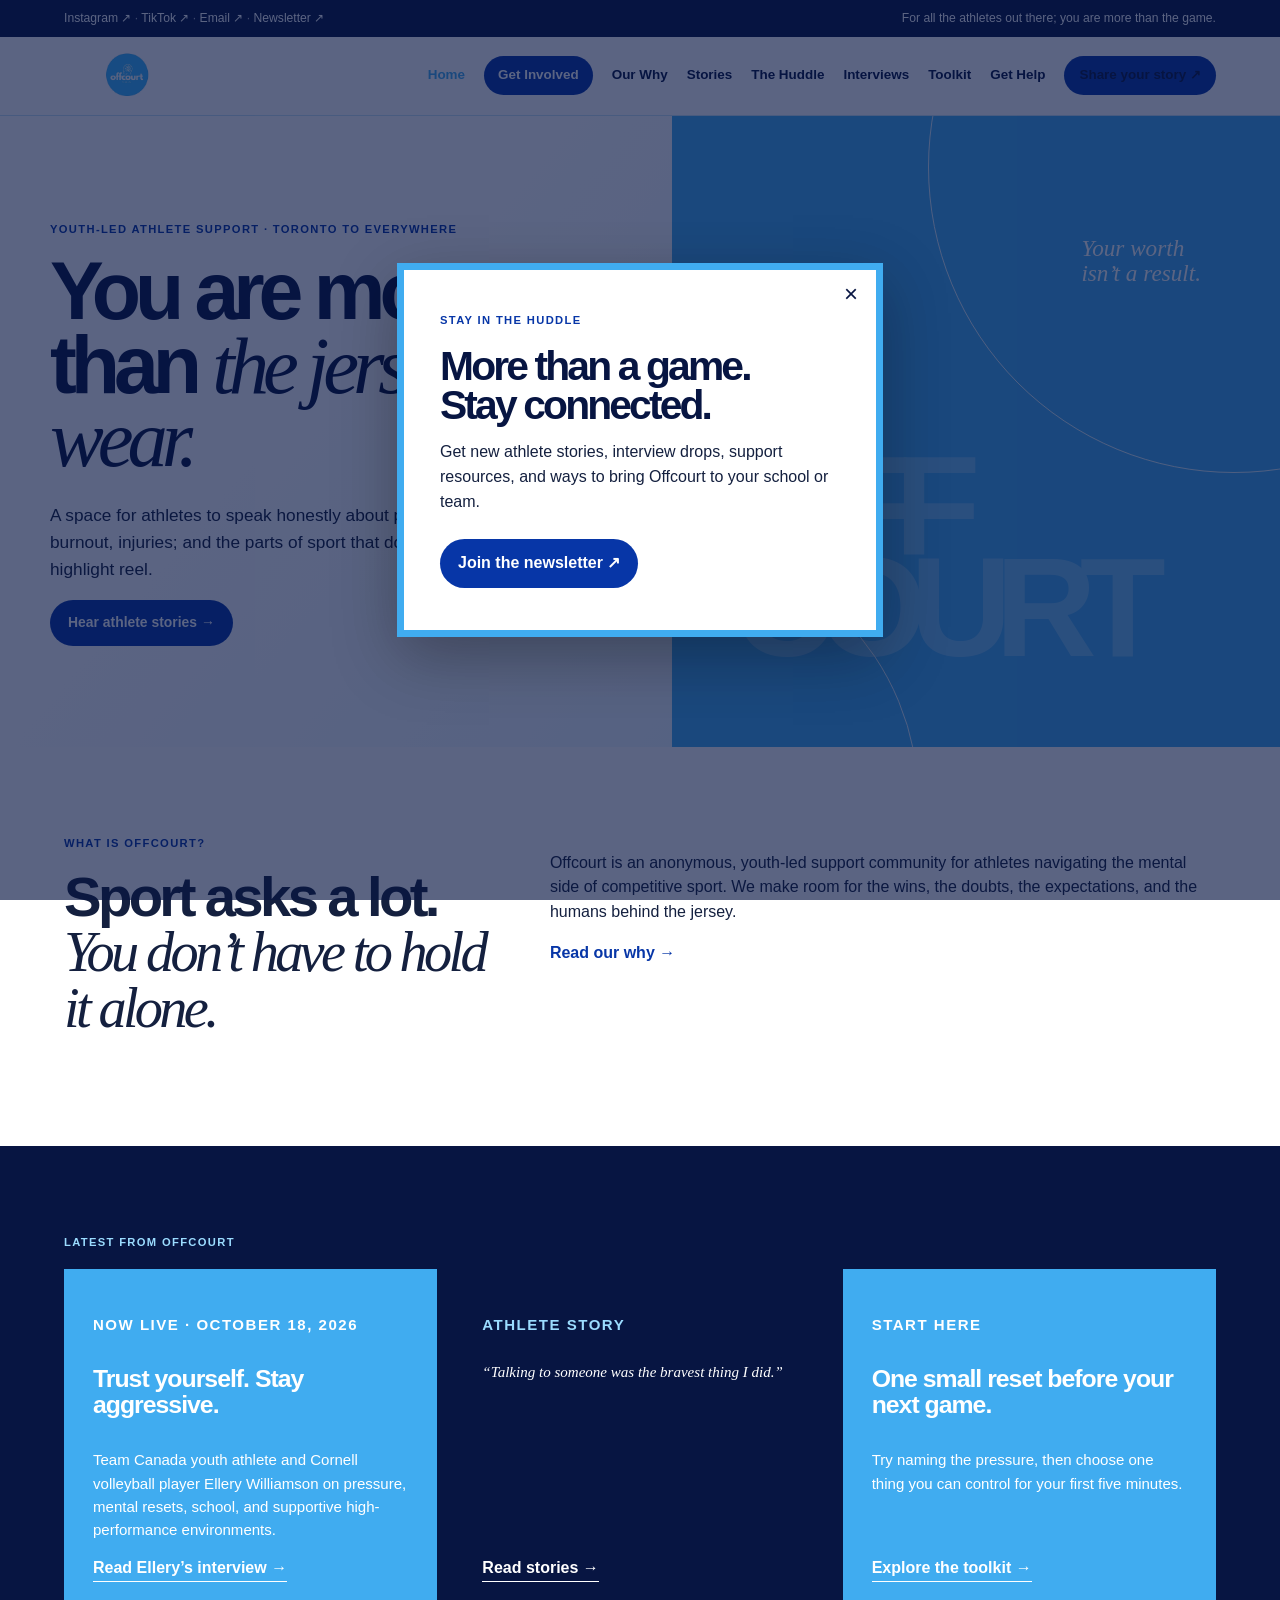
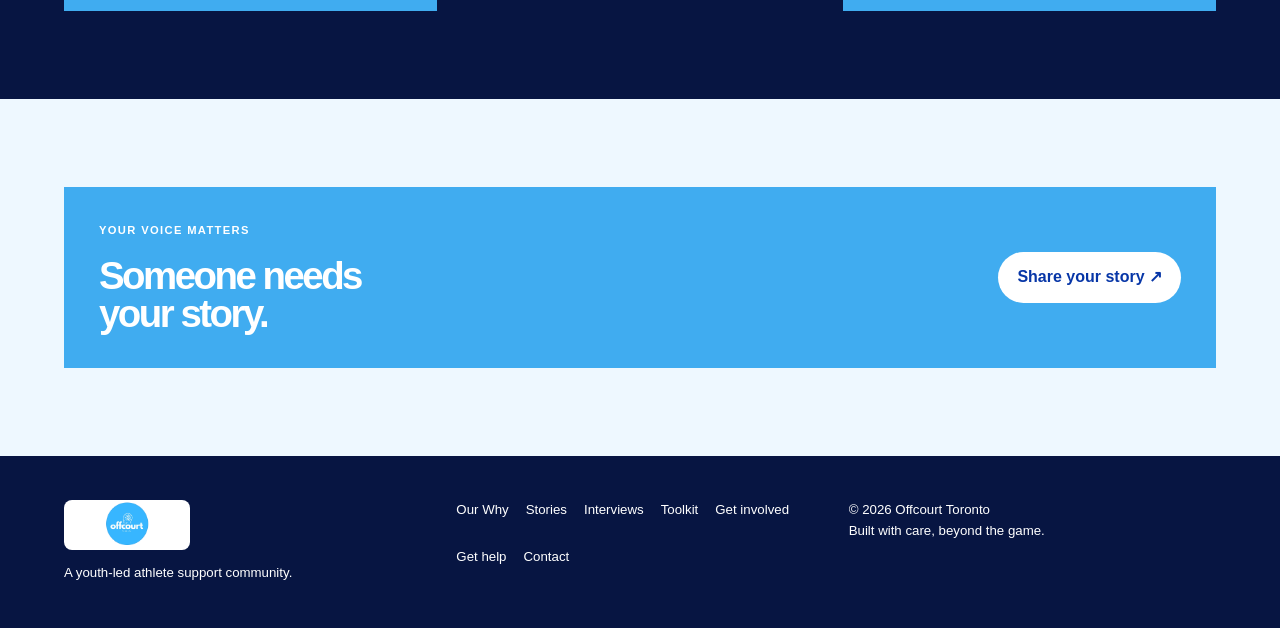
<file: index.html>
<!doctype html><html lang="en"><head><meta charset="utf-8"><meta name="viewport" content="width=device-width,initial-scale=1"><meta name="description" content="Offcourt Toronto is a youth-led mental-health support space for athletes."><meta name="google-site-verification" content="qYhJqYtU9CxIt0voEGgyFH6dwWGo5Ge9Phxcd01gk9w"><title>Offcourt Toronto | More than the game</title><link rel="stylesheet" href="site.css"></head><body><div class="topbar"><div><a href="https://www.instagram.com/offcourttoronto/" target="_blank" rel="noreferrer">Instagram ↗</a><span> · </span><a href="contact.html">TikTok</a><span> · </span><a href="contact.html">Email</a></div><div>For athletes. Beyond the game.</div></div><header class="site-header"><a class="brand" href="index.html"><img src="offcourt-logo.png" alt="Offcourt Toronto"></a><button class="menu-button" aria-expanded="false">Menu</button><nav class="site-nav"><a class="active" href="index.html">Home</a><a href="our-why.html">Our Why</a><a href="stories.html">Stories</a><a href="interviews.html">Interviews</a><a href="toolkit.html">Toolkit</a><a href="get-involved.html">Get Involved</a><a href="resources.html">Get Help</a><a class="nav-button" href="https://docs.google.com/forms/d/e/1FAIpQLScgivwzZFhnE5-Y4H2HAb87qgZNB61qekBtcx5ONw9Zj-P9MA/viewform" target="_blank" rel="noreferrer">Share your story ↗</a></nav></header><main><section class="hero"><div class="hero-copy"><p class="kicker">Youth-led athlete support · Toronto to everywhere</p><h1>You are more<br>than <em>the jersey you wear.</em></h1><p class="lead">A space for athletes to speak honestly about pressure, confidence, burnout, injuries; and the parts of sport that do not always make the highlight reel.</p><p><a class="button" href="stories.html">Hear athlete stories →</a></p></div><div class="hero-art" aria-hidden="true"><div class="note">Your worth<br>isn’t a result.</div><div class="word">OFF<br>COURT</div></div></section><section class="section"><div class="split"><div><p class="kicker">What is Offcourt?</p><h2>Sport asks a lot.<br><em>You don’t have to hold it alone.</em></h2></div><div><p>Offcourt is an anonymous, youth-led support community for athletes navigating the mental side of competitive sport. We make room for the wins, the doubts, the expectations, and the humans behind the jersey.</p><a class="text-link" href="our-why.html">Read our why →</a></div></div></section><section class="section section-navy"><p class="kicker" style="color:#9bdcff">Latest from Offcourt</p><div class="story-grid"><article class="card blue"><p class="tag" style="color:#fff">Now live · October 18, 2026</p><h3>Trust yourself. Stay aggressive.</h3><p>Team Canada youth athlete and Cornell volleyball player Ellery Williamson on pressure, mental resets, school, and supportive high-performance environments.</p><a href="ellery-williamson-interview.html">Read Ellery’s interview →</a></article><article class="card dark"><p class="tag" style="color:#9bdcff">Athlete story</p><p class="quote">“Talking to someone was the bravest thing I did.”</p><a href="stories.html">Read stories →</a></article><article class="card blue"><p class="tag" style="color:#fff">Start here</p><h3>One small reset before your next game.</h3><p>Try naming the pressure, then choose one thing you can control for your first five minutes.</p><a class="text-link" href="toolkit.html">Explore the toolkit →</a></article></div></section><section class="section section-ice"><div class="callout"><div><p class="kicker" style="color:#fff">Your voice matters</p><h2>Someone needs<br>your story.</h2></div><a class="form-link" href="https://docs.google.com/forms/d/e/1FAIpQLScgivwzZFhnE5-Y4H2HAb87qgZNB61qekBtcx5ONw9Zj-P9MA/viewform" target="_blank" rel="noreferrer">Share your story ↗</a></div></section></main><footer class="footer"><div><a class="brand" href="index.html"><img src="offcourt-logo.png" alt="Offcourt Toronto"></a><p style="margin-top:13px">A youth-led athlete support community.</p></div><nav class="footer-nav"><a href="our-why.html">Our Why</a><a href="stories.html">Stories</a><a href="interviews.html">Interviews</a><a href="toolkit.html">Toolkit</a><a href="get-involved.html">Get involved</a><a href="resources.html">Get help</a><a href="contact.html">Contact</a></nav><p>© <span data-year></span> Offcourt Toronto<br>Built with care, beyond the game.</p></footer><script src="site.js?v=d7b9894"></script></body></html>
</file>
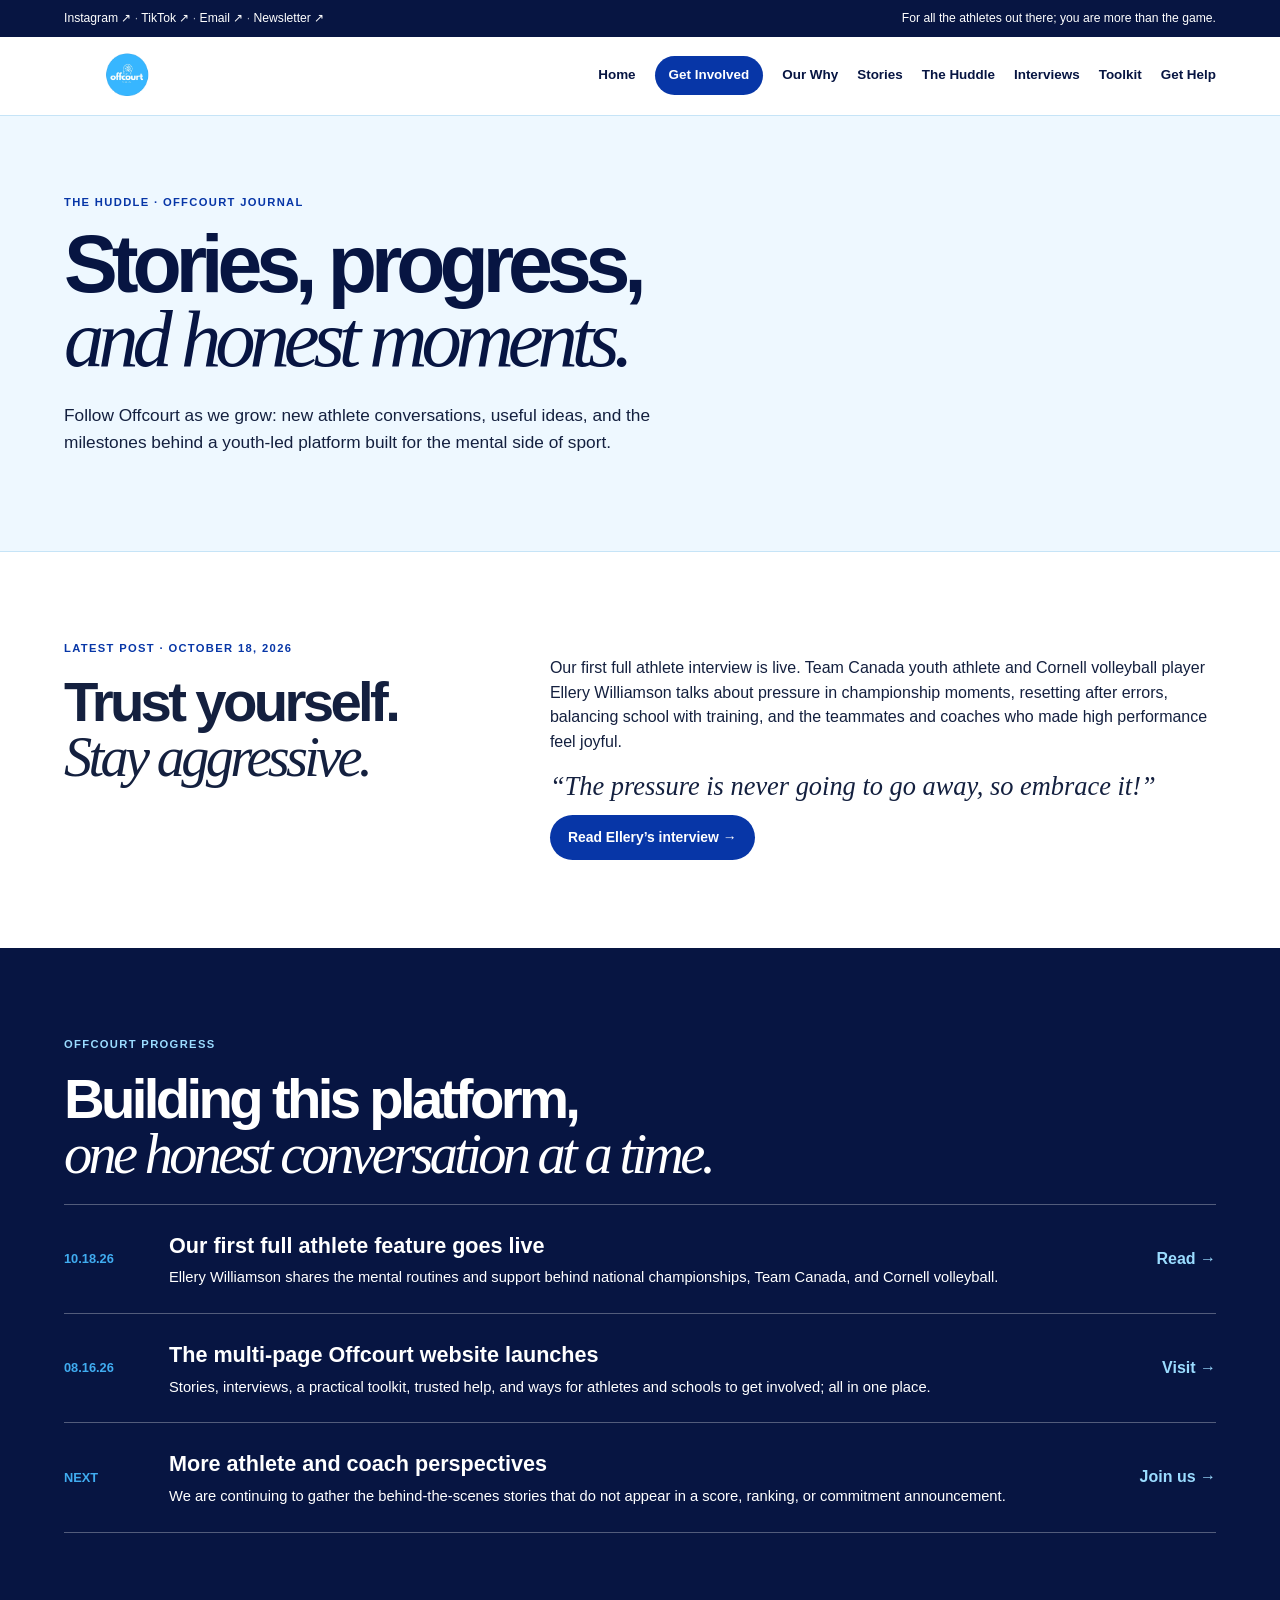
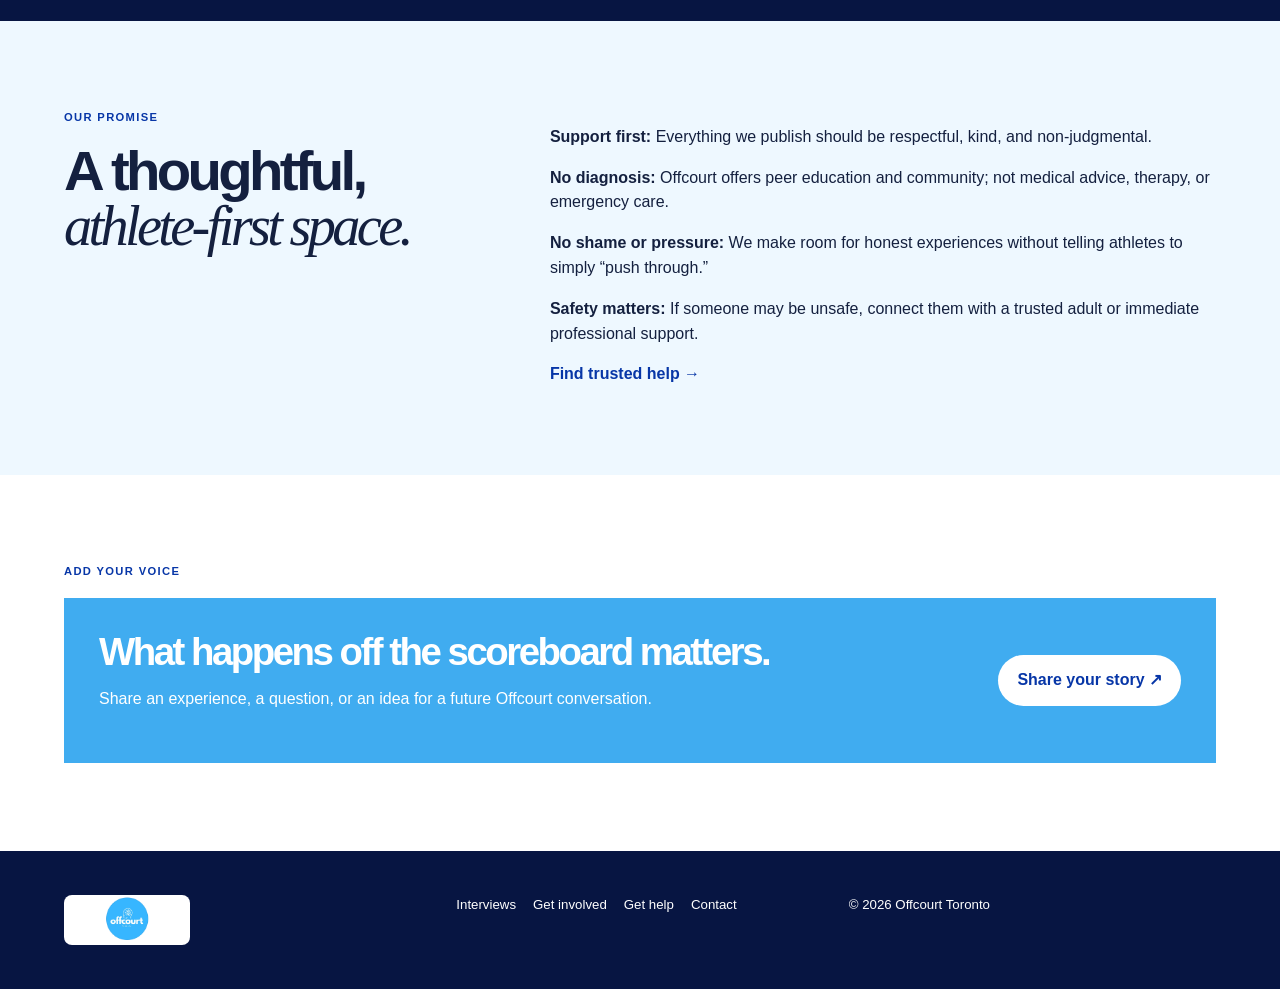
<file: blog.html>
<!doctype html><html lang="en"><head><meta charset="utf-8"><meta name="viewport" content="width=device-width,initial-scale=1"><meta name="description" content="The Huddle is Offcourt Toronto’s dated journal of athlete stories, interviews, and platform progress."><title>The Huddle | Offcourt Toronto</title><link rel="stylesheet" href="site.css"></head><body><div class="topbar"><div></div><div></div></div><header class="site-header"><a class="brand" href="index.html"><img src="offcourt-logo.png" alt="Offcourt Toronto"></a><button class="menu-button">Menu</button><nav class="site-nav"><a href="index.html">Home</a><a href="our-why.html">Our Why</a><a href="stories.html">Stories</a><a href="interviews.html">Interviews</a><a href="toolkit.html">Toolkit</a><a href="get-involved.html">Get Involved</a><a href="resources.html">Get Help</a></nav></header><main><section class="page-hero"><p class="kicker">The Huddle · Offcourt journal</p><h1>Stories, progress,<br><em>and honest moments.</em></h1><p>Follow Offcourt as we grow: new athlete conversations, useful ideas, and the milestones behind a youth-led platform built for the mental side of sport.</p></section><section class="section"><div class="split"><div><p class="kicker">Latest post · October 18, 2026</p><h2>Trust yourself.<br><em>Stay aggressive.</em></h2></div><div><p>Our first full athlete interview is live. Team Canada youth athlete and Cornell volleyball player Ellery Williamson talks about pressure in championship moments, resetting after errors, balancing school with training, and the teammates and coaches who made high performance feel joyful.</p><p class="quote">“The pressure is never going to go away, so embrace it!”</p><a class="button" href="ellery-williamson-interview.html">Read Ellery’s interview →</a></div></div></section><section class="section section-navy"><p class="kicker" style="color:#9bdcff">Offcourt progress</p><h2 style="max-width:760px">Building this platform,<br><em>one honest conversation at a time.</em></h2><div class="article-list" style="border-color:rgba(255,255,255,.3)"><div class="article-row" style="border-color:rgba(255,255,255,.3)"><span class="number">10.18.26</span><div><h3>Our first full athlete feature goes live</h3><p>Ellery Williamson shares the mental routines and support behind national championships, Team Canada, and Cornell volleyball.</p></div><a class="text-link" style="color:#9bdcff" href="ellery-williamson-interview.html">Read →</a></div><div class="article-row" style="border-color:rgba(255,255,255,.3)"><span class="number">08.16.26</span><div><h3>The multi-page Offcourt website launches</h3><p>Stories, interviews, a practical toolkit, trusted help, and ways for athletes and schools to get involved; all in one place.</p></div><a class="text-link" style="color:#9bdcff" href="index.html">Visit →</a></div><div class="article-row" style="border-color:rgba(255,255,255,.3)"><span class="number">NEXT</span><div><h3>More athlete and coach perspectives</h3><p>We are continuing to gather the behind-the-scenes stories that do not appear in a score, ranking, or commitment announcement.</p></div><a class="text-link" style="color:#9bdcff" href="get-involved.html">Join us →</a></div></div></section><section class="section section-ice"><div class="split"><div><p class="kicker">Our promise</p><h2>A thoughtful,<br><em>athlete-first space.</em></h2></div><div><p><strong>Support first:</strong> Everything we publish should be respectful, kind, and non-judgmental.</p><p><strong>No diagnosis:</strong> Offcourt offers peer education and community; not medical advice, therapy, or emergency care.</p><p><strong>No shame or pressure:</strong> We make room for honest experiences without telling athletes to simply “push through.”</p><p><strong>Safety matters:</strong> If someone may be unsafe, connect them with a trusted adult or immediate professional support.</p><a class="text-link" href="resources.html">Find trusted help →</a></div></div></section><section class="section"><p class="kicker">Add your voice</p><div class="callout"><div><h2>What happens off the scoreboard matters.</h2><p>Share an experience, a question, or an idea for a future Offcourt conversation.</p></div><a class="form-link" href="https://docs.google.com/forms/d/e/1FAIpQLScgivwzZFhnE5-Y4H2HAb87qgZNB61qekBtcx5ONw9Zj-P9MA/viewform" target="_blank" rel="noreferrer">Share your story ↗</a></div></section></main><footer class="footer"><div><a class="brand" href="index.html"><img src="offcourt-logo.png" alt="Offcourt Toronto"></a></div><nav class="footer-nav"><a href="interviews.html">Interviews</a><a href="get-involved.html">Get involved</a><a href="resources.html">Get help</a><a href="contact.html">Contact</a></nav><p>© <span data-year></span> Offcourt Toronto</p></footer><script src="site.js?v=d7b9894"></script></body></html>
</file>
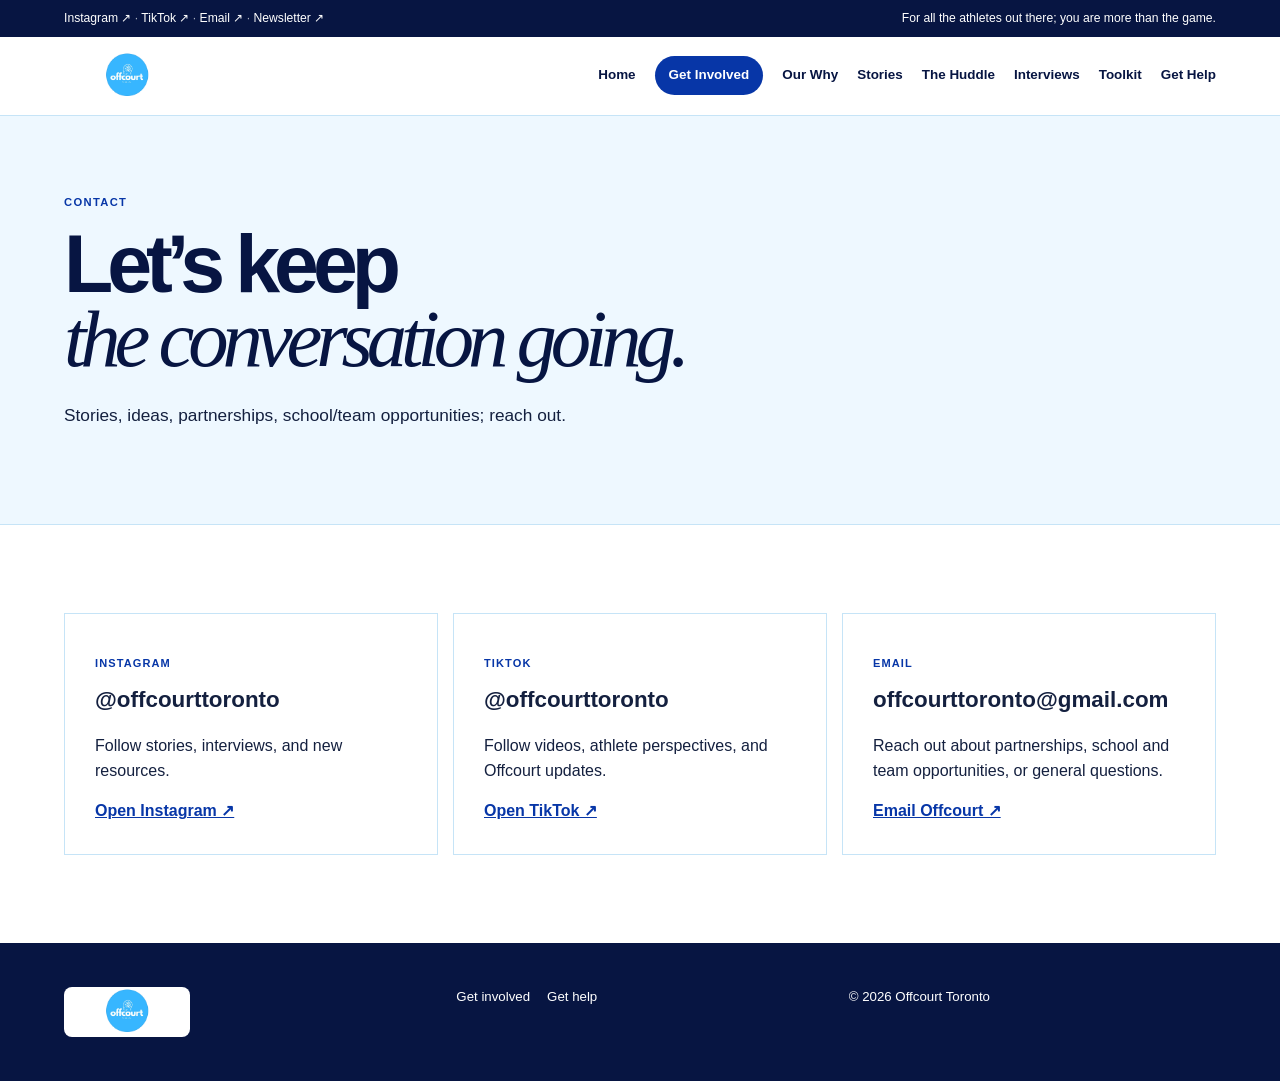
<file: contact.html>
<!doctype html>
<html lang="en">
<head>
  <meta charset="utf-8">
  <meta name="viewport" content="width=device-width,initial-scale=1">
  <title>Contact | Offcourt Toronto</title>
  <link rel="stylesheet" href="site.css">
</head>
<body>
  <div class="topbar">
    <div>
      <a href="https://www.instagram.com/offcourttoronto/" target="_blank" rel="noopener">Instagram ↗</a>
      <span> · </span>
      <a href="https://www.tiktok.com/@offcourttoronto" target="_blank" rel="noopener">TikTok ↗</a>
      <span> · </span>
      <a href="mailto:offcourttoronto@gmail.com">Email ↗</a>
    </div>
    <div>For all the athletes out there; you are more than the game.</div>
  </div>

  <header class="site-header">
    <a class="brand" href="index.html"><img src="offcourt-logo.png" alt="Offcourt Toronto"></a>
    <button class="menu-button">Menu</button>
    <nav class="site-nav">
      <a href="index.html">Home</a>
      <a href="our-why.html">Our Why</a>
      <a href="stories.html">Stories</a>
      <a href="interviews.html">Interviews</a>
      <a href="toolkit.html">Toolkit</a>
      <a href="get-involved.html">Get Involved</a>
      <a href="resources.html">Get Help</a>
    </nav>
  </header>

  <main>
    <section class="page-hero">
      <p class="kicker">Contact</p>
      <h1>Let’s keep<br><em>the conversation going.</em></h1>
      <p>Stories, ideas, partnerships, school/team opportunities; reach out.</p>
    </section>

    <section class="section">
      <div class="contact-grid">
        <article class="contact-card">
          <p class="tag">Instagram</p>
          <h3>@offcourttoronto</h3>
          <p>Follow stories, interviews, and new resources.</p>
          <a href="https://www.instagram.com/offcourttoronto/" target="_blank" rel="noopener">Open Instagram ↗</a>
        </article>

        <article class="contact-card" id="tiktok">
          <p class="tag">TikTok</p>
          <h3>@offcourttoronto</h3>
          <p>Follow videos, athlete perspectives, and Offcourt updates.</p>
          <a href="https://www.tiktok.com/@offcourttoronto" target="_blank" rel="noopener">Open TikTok ↗</a>
        </article>

        <article class="contact-card" id="email">
          <p class="tag">Email</p>
          <h3>offcourttoronto@gmail.com</h3>
          <p>Reach out about partnerships, school and team opportunities, or general questions.</p>
          <a href="mailto:offcourttoronto@gmail.com">Email Offcourt ↗</a>
        </article>
      </div>
    </section>
  </main>

  <footer class="footer">
    <div><a class="brand" href="index.html"><img src="offcourt-logo.png" alt="Offcourt Toronto"></a></div>
    <nav class="footer-nav">
      <a href="get-involved.html">Get involved</a>
      <a href="resources.html">Get help</a>
    </nav>
    <p>© <span data-year></span> Offcourt Toronto</p>
  </footer>

  <script src="site.js?v=d7b9894"></script>
</body>
</html>
</file>
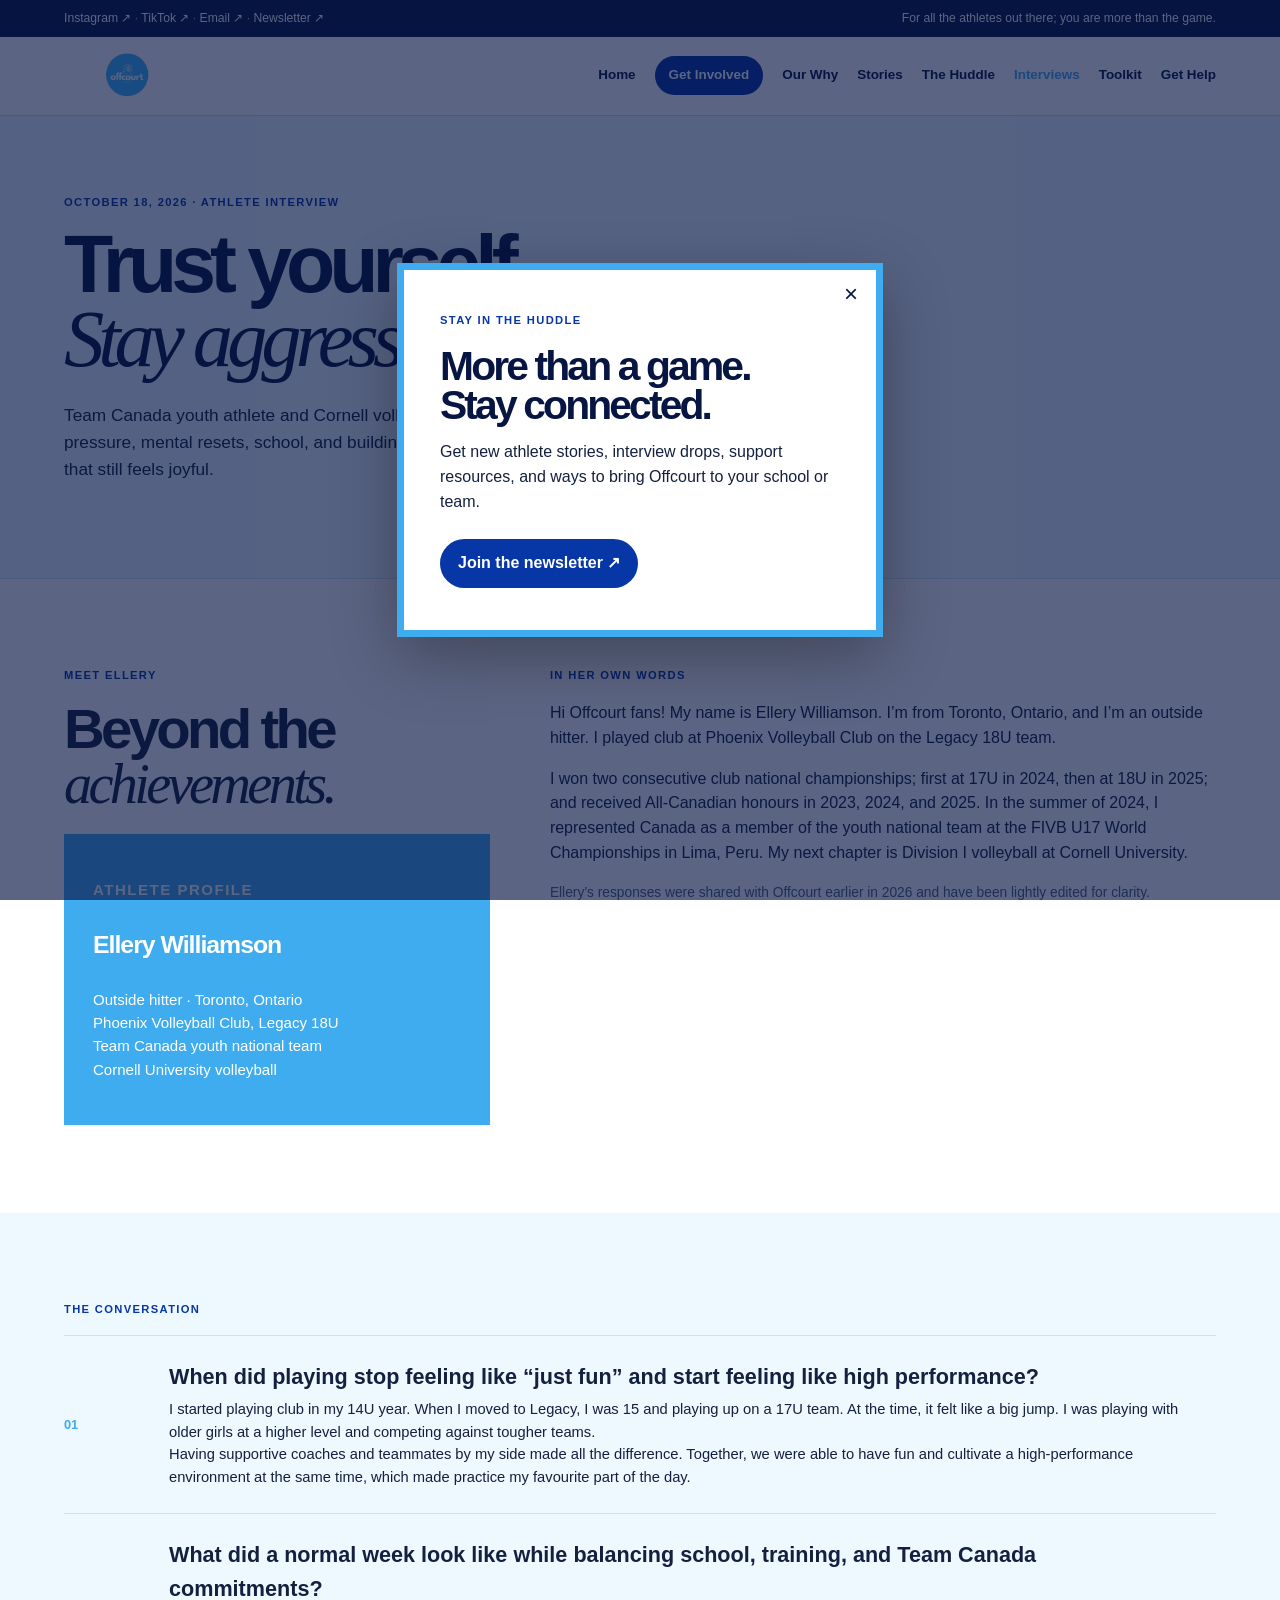
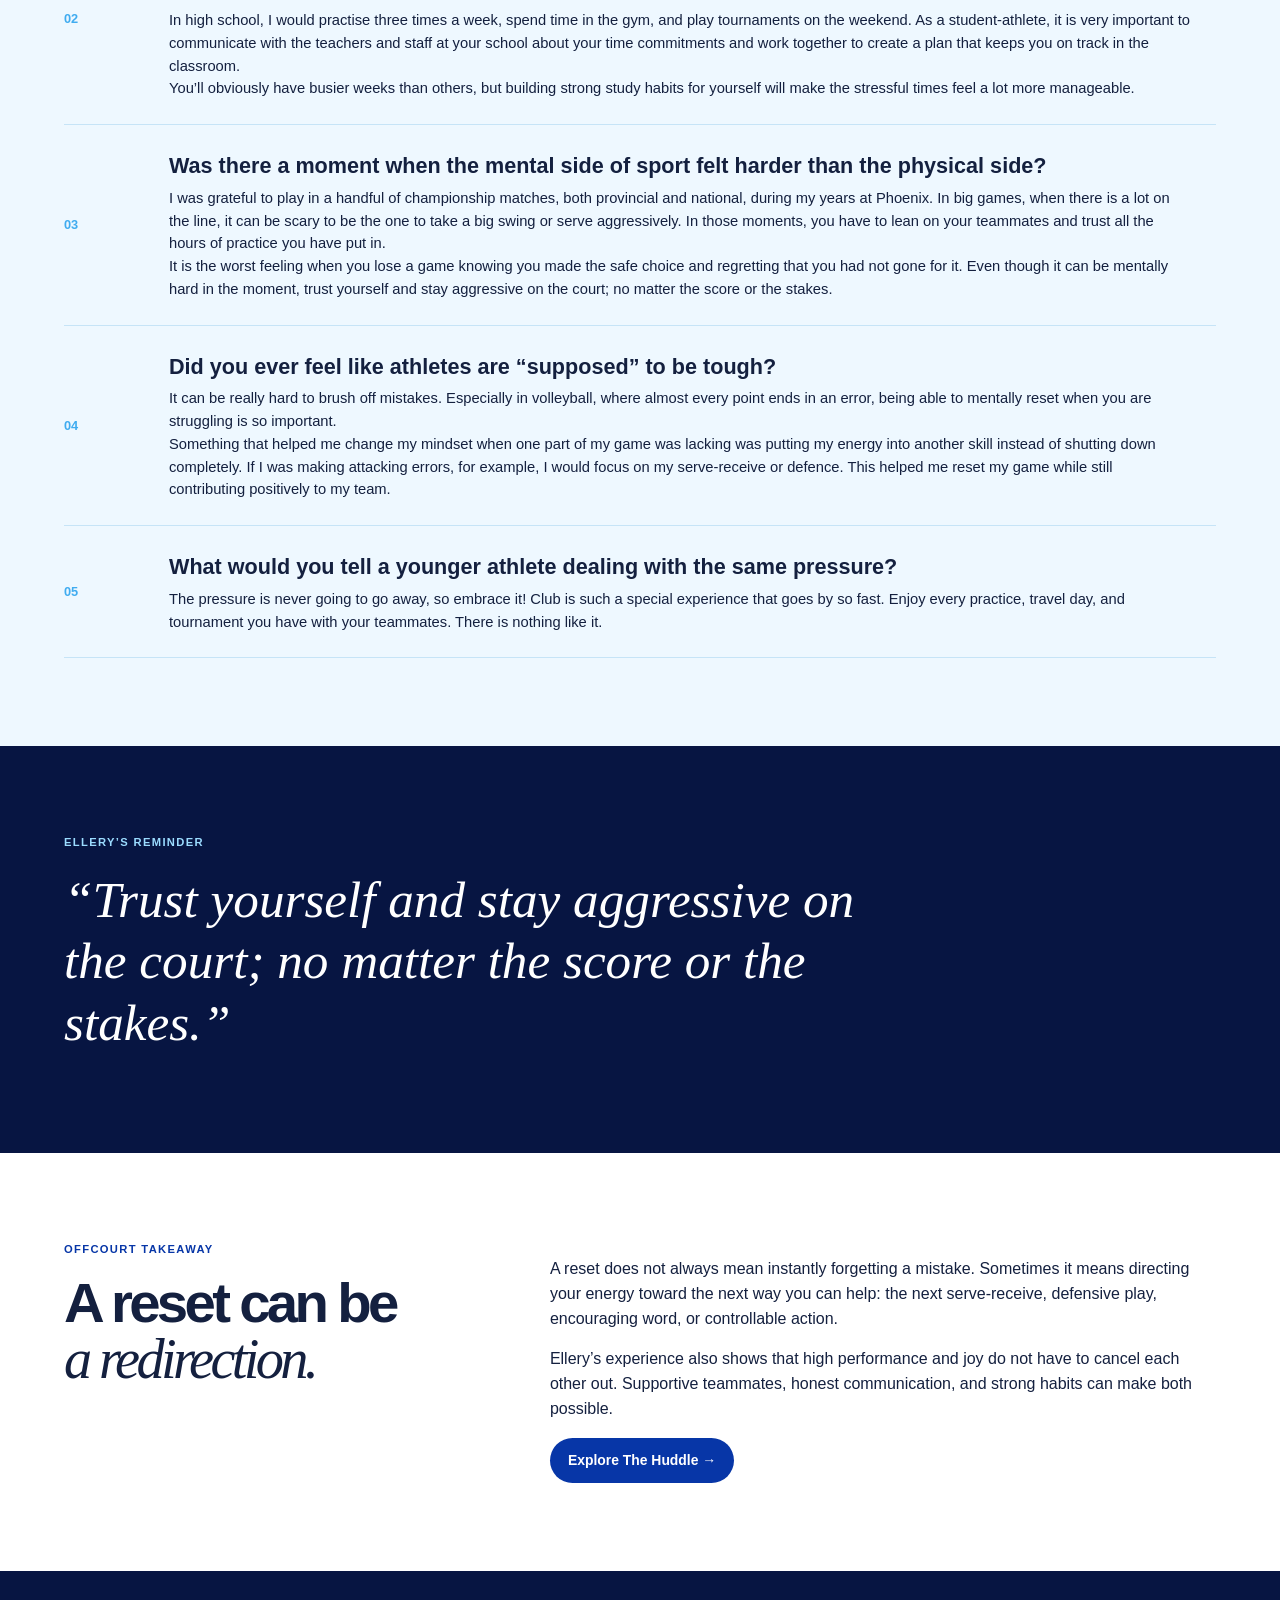
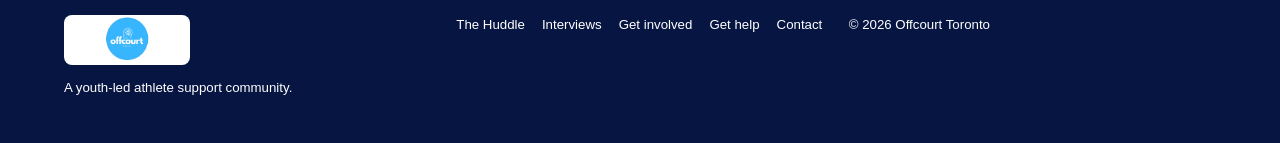
<file: ellery-williamson-interview.html>
<!doctype html><html lang="en"><head><meta charset="utf-8"><meta name="viewport" content="width=device-width,initial-scale=1"><meta name="description" content="Team Canada youth athlete and Cornell volleyball player Ellery Williamson talks pressure, school, resets, and trusting yourself in high-performance sport."><title>Ellery Williamson Interview | Offcourt Toronto</title><link rel="stylesheet" href="site.css"></head><body><div class="topbar"><div></div><div></div></div><header class="site-header"><a class="brand" href="index.html"><img src="offcourt-logo.png" alt="Offcourt Toronto"></a><button class="menu-button">Menu</button><nav class="site-nav"><a href="index.html">Home</a><a href="our-why.html">Our Why</a><a href="stories.html">Stories</a><a class="active" href="interviews.html">Interviews</a><a href="toolkit.html">Toolkit</a><a href="get-involved.html">Get Involved</a><a href="resources.html">Get Help</a></nav></header><main><section class="page-hero"><p class="kicker">October 18, 2026 · Athlete interview</p><h1>Trust yourself.<br><em>Stay aggressive.</em></h1><p>Team Canada youth athlete and Cornell volleyball player Ellery Williamson on pressure, mental resets, school, and building a high-performance environment that still feels joyful.</p></section><section class="section"><div class="split"><div><p class="kicker">Meet Ellery</p><h2>Beyond the<br><em>achievements.</em></h2><div class="card blue" style="min-height:270px"><p class="tag" style="color:#fff">Athlete profile</p><h3>Ellery Williamson</h3><p>Outside hitter · Toronto, Ontario<br>Phoenix Volleyball Club, Legacy 18U<br>Team Canada youth national team<br>Cornell University volleyball</p></div></div><div><p class="kicker">In her own words</p><p>Hi Offcourt fans! My name is Ellery Williamson. I’m from Toronto, Ontario, and I’m an outside hitter. I played club at Phoenix Volleyball Club on the Legacy 18U team.</p><p>I won two consecutive club national championships; first at 17U in 2024, then at 18U in 2025; and received All-Canadian honours in 2023, 2024, and 2025. In the summer of 2024, I represented Canada as a member of the youth national team at the FIVB U17 World Championships in Lima, Peru. My next chapter is Division I volleyball at Cornell University.</p><p class="notice">Ellery’s responses were shared with Offcourt earlier in 2026 and have been lightly edited for clarity.</p></div></div></section><section class="section section-ice"><p class="kicker">The conversation</p><div class="article-list"><div class="article-row"><span class="number">01</span><div><h3>When did playing stop feeling like “just fun” and start feeling like high performance?</h3><p>I started playing club in my 14U year. When I moved to Legacy, I was 15 and playing up on a 17U team. At the time, it felt like a big jump. I was playing with older girls at a higher level and competing against tougher teams.</p><p>Having supportive coaches and teammates by my side made all the difference. Together, we were able to have fun and cultivate a high-performance environment at the same time, which made practice my favourite part of the day.</p></div></div><div class="article-row"><span class="number">02</span><div><h3>What did a normal week look like while balancing school, training, and Team Canada commitments?</h3><p>In high school, I would practise three times a week, spend time in the gym, and play tournaments on the weekend. As a student-athlete, it is very important to communicate with the teachers and staff at your school about your time commitments and work together to create a plan that keeps you on track in the classroom.</p><p>You’ll obviously have busier weeks than others, but building strong study habits for yourself will make the stressful times feel a lot more manageable.</p></div></div><div class="article-row"><span class="number">03</span><div><h3>Was there a moment when the mental side of sport felt harder than the physical side?</h3><p>I was grateful to play in a handful of championship matches, both provincial and national, during my years at Phoenix. In big games, when there is a lot on the line, it can be scary to be the one to take a big swing or serve aggressively. In those moments, you have to lean on your teammates and trust all the hours of practice you have put in.</p><p>It is the worst feeling when you lose a game knowing you made the safe choice and regretting that you had not gone for it. Even though it can be mentally hard in the moment, trust yourself and stay aggressive on the court; no matter the score or the stakes.</p></div></div><div class="article-row"><span class="number">04</span><div><h3>Did you ever feel like athletes are “supposed” to be tough?</h3><p>It can be really hard to brush off mistakes. Especially in volleyball, where almost every point ends in an error, being able to mentally reset when you are struggling is so important.</p><p>Something that helped me change my mindset when one part of my game was lacking was putting my energy into another skill instead of shutting down completely. If I was making attacking errors, for example, I would focus on my serve-receive or defence. This helped me reset my game while still contributing positively to my team.</p></div></div><div class="article-row"><span class="number">05</span><div><h3>What would you tell a younger athlete dealing with the same pressure?</h3><p>The pressure is never going to go away, so embrace it! Club is such a special experience that goes by so fast. Enjoy every practice, travel day, and tournament you have with your teammates. There is nothing like it.</p></div></div></div></section><section class="section section-navy"><p class="kicker" style="color:#9bdcff">Ellery’s reminder</p><p class="quote" style="max-width:850px;font-size:clamp(2rem,4vw,4rem)">“Trust yourself and stay aggressive on the court; no matter the score or the stakes.”</p></section><section class="section"><div class="split"><div><p class="kicker">Offcourt takeaway</p><h2>A reset can be<br><em>a redirection.</em></h2></div><div><p>A reset does not always mean instantly forgetting a mistake. Sometimes it means directing your energy toward the next way you can help: the next serve-receive, defensive play, encouraging word, or controllable action.</p><p>Ellery’s experience also shows that high performance and joy do not have to cancel each other out. Supportive teammates, honest communication, and strong habits can make both possible.</p><a class="button" href="blog.html">Explore The Huddle →</a></div></div></section></main><footer class="footer"><div><a class="brand" href="index.html"><img src="offcourt-logo.png" alt="Offcourt Toronto"></a><p style="margin-top:13px">A youth-led athlete support community.</p></div><nav class="footer-nav"><a href="blog.html">The Huddle</a><a href="interviews.html">Interviews</a><a href="get-involved.html">Get involved</a><a href="resources.html">Get help</a><a href="contact.html">Contact</a></nav><p>© <span data-year></span> Offcourt Toronto</p></footer><script src="site.js?v=d7b9894"></script></body></html>
</file>
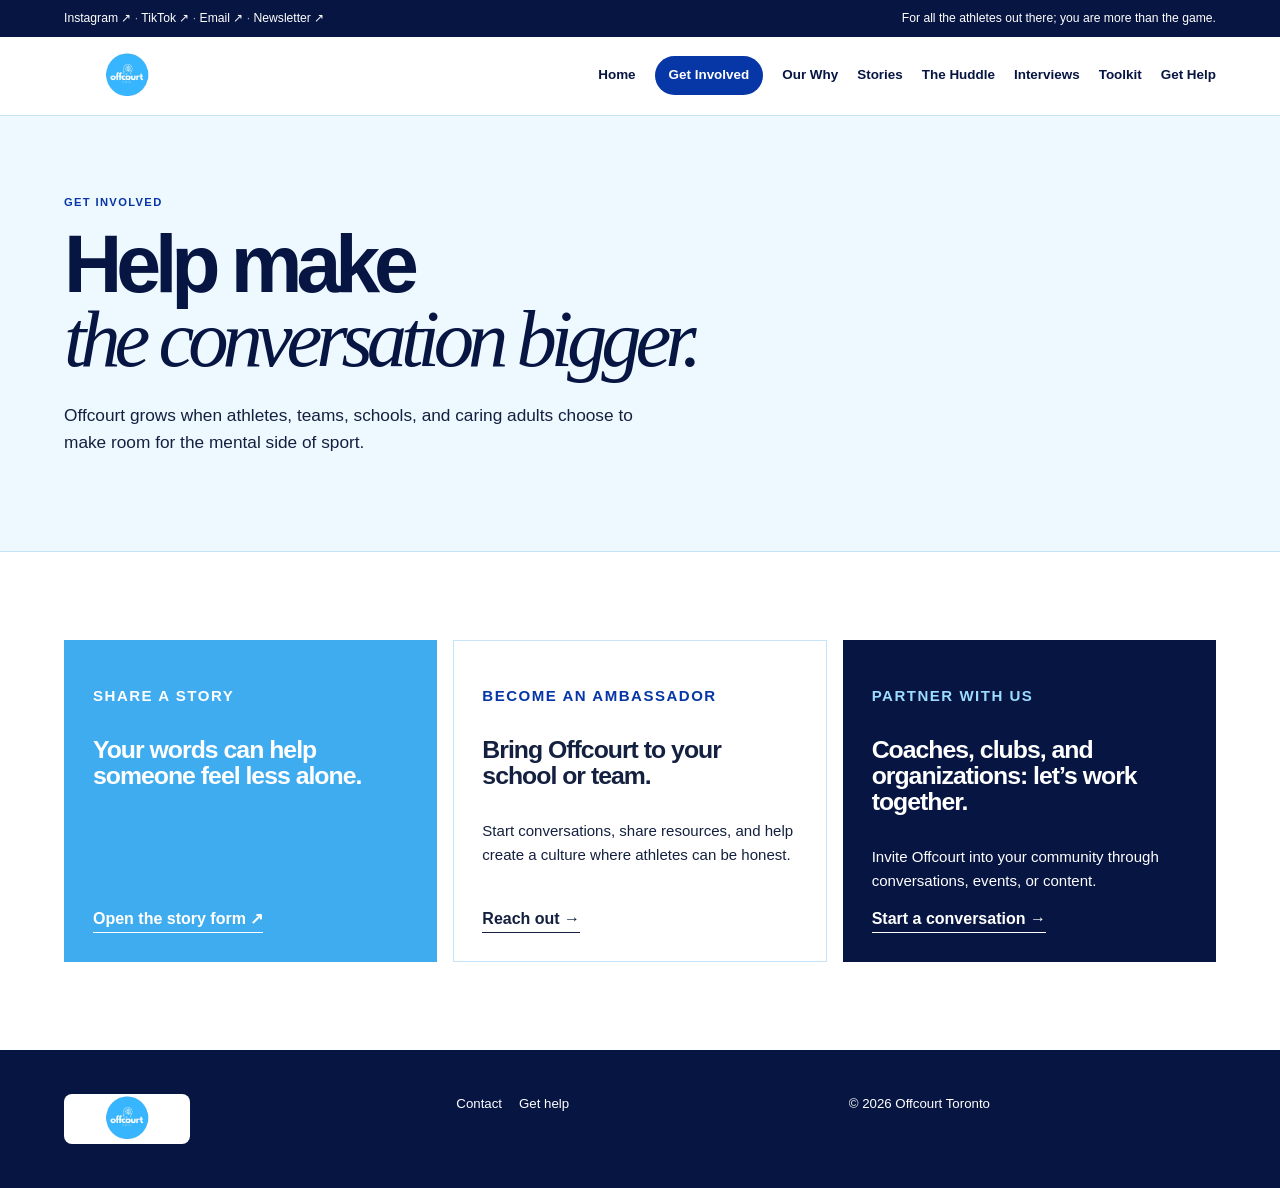
<file: get-involved.html>
<!doctype html><html lang="en"><head><meta charset="utf-8"><meta name="viewport" content="width=device-width,initial-scale=1"><title>Get Involved | Offcourt Toronto</title><link rel="stylesheet" href="site.css"></head><body><div class="topbar"><div><a href="https://www.instagram.com/offcourttoronto/">Instagram ↗</a><span> · </span><a href="contact.html">TikTok · Email</a></div><div>For athletes. Beyond the game.</div></div><header class="site-header"><a class="brand" href="index.html"><img src="offcourt-logo.png" alt="Offcourt Toronto"></a><button class="menu-button">Menu</button><nav class="site-nav"><a href="index.html">Home</a><a href="our-why.html">Our Why</a><a href="stories.html">Stories</a><a href="interviews.html">Interviews</a><a href="toolkit.html">Toolkit</a><a class="active" href="get-involved.html">Get Involved</a><a href="resources.html">Get Help</a></nav></header><main><section class="page-hero"><p class="kicker">Get involved</p><h1>Help make<br><em>the conversation bigger.</em></h1><p>Offcourt grows when athletes, teams, schools, and caring adults choose to make room for the mental side of sport.</p></section><section class="section"><div class="card-grid"><article class="card blue"><p class="tag" style="color:#fff">Share a story</p><h3>Your words can help someone feel less alone.</h3><a href="https://docs.google.com/forms/d/e/1FAIpQLScgivwzZFhnE5-Y4H2HAb87qgZNB61qekBtcx5ONw9Zj-P9MA/viewform" target="_blank">Open the story form ↗</a></article><article class="card"><p class="tag">Become an ambassador</p><h3>Bring Offcourt to your school or team.</h3><p>Start conversations, share resources, and help create a culture where athletes can be honest.</p><a href="contact.html">Reach out →</a></article><article class="card dark"><p class="tag" style="color:#9bdcff">Partner with us</p><h3>Coaches, clubs, and organizations: let’s work together.</h3><p>Invite Offcourt into your community through conversations, events, or content.</p><a href="contact.html">Start a conversation →</a></article></div></section></main><footer class="footer"><div><a class="brand" href="index.html"><img src="offcourt-logo.png" alt="Offcourt Toronto"></a></div><nav class="footer-nav"><a href="contact.html">Contact</a><a href="resources.html">Get help</a></nav><p>© <span data-year></span> Offcourt Toronto</p></footer><script src="site.js?v=d7b9894"></script></body></html>
</file>
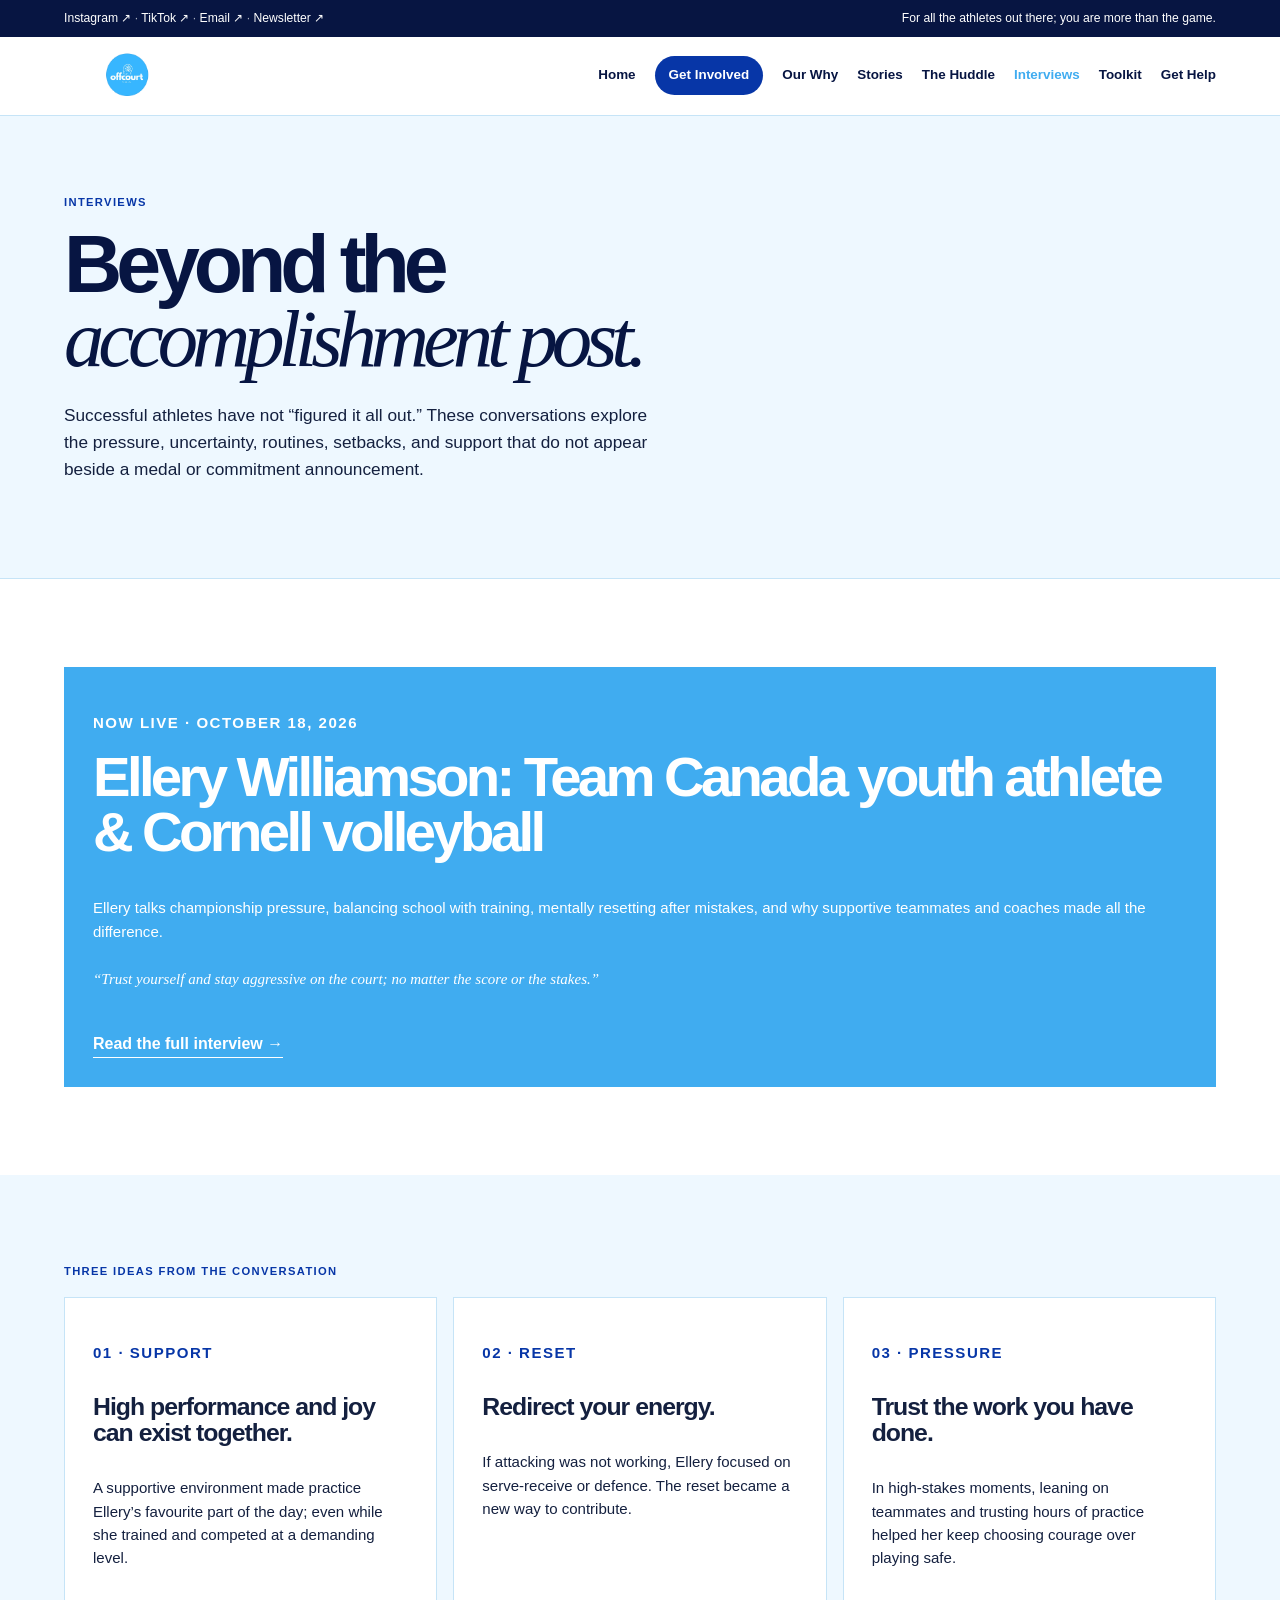
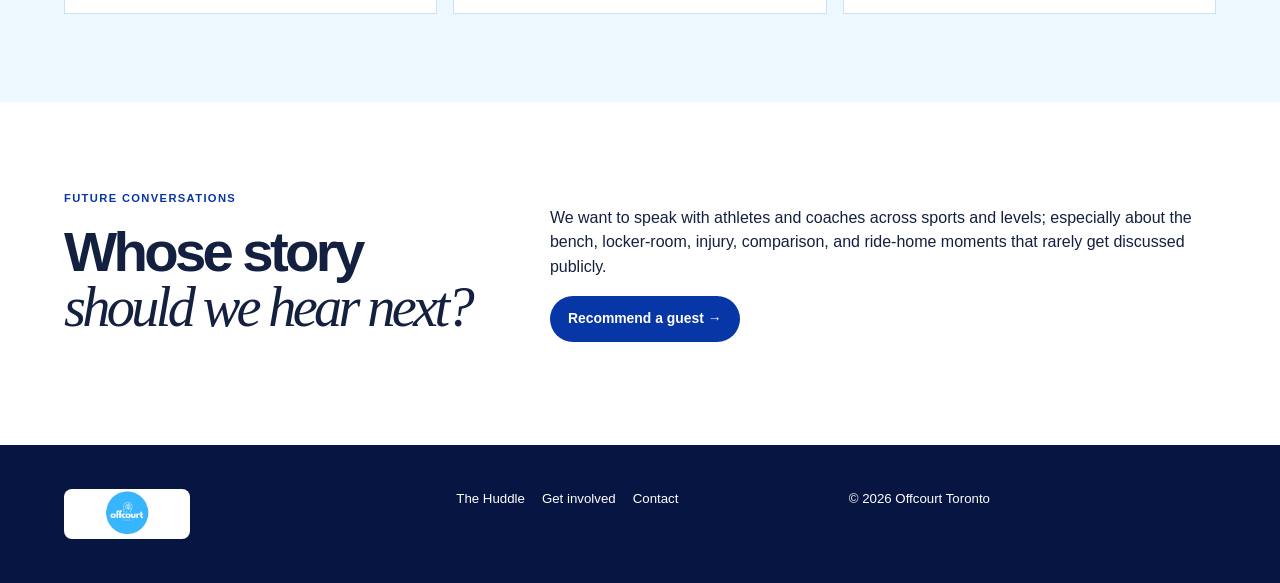
<file: interviews.html>
<!doctype html><html lang="en"><head><meta charset="utf-8"><meta name="viewport" content="width=device-width,initial-scale=1"><meta name="description" content="Offcourt interviews explore what happens behind athletic accomplishments: pressure, routines, setbacks, identity, and support."><title>Interviews | Offcourt Toronto</title><link rel="stylesheet" href="site.css"></head><body><div class="topbar"><div></div><div></div></div><header class="site-header"><a class="brand" href="index.html"><img src="offcourt-logo.png" alt="Offcourt Toronto"></a><button class="menu-button">Menu</button><nav class="site-nav"><a href="index.html">Home</a><a href="our-why.html">Our Why</a><a href="stories.html">Stories</a><a class="active" href="interviews.html">Interviews</a><a href="toolkit.html">Toolkit</a><a href="get-involved.html">Get Involved</a><a href="resources.html">Get Help</a></nav></header><main><section class="page-hero"><p class="kicker">Interviews</p><h1>Beyond the<br><em>accomplishment post.</em></h1><p>Successful athletes have not “figured it all out.” These conversations explore the pressure, uncertainty, routines, setbacks, and support that do not appear beside a medal or commitment announcement.</p></section><section class="section"><article class="card blue" style="min-height:420px"><p class="tag" style="color:#fff">Now live · October 18, 2026</p><h2>Ellery Williamson: Team Canada youth athlete & Cornell volleyball</h2><p>Ellery talks championship pressure, balancing school with training, mentally resetting after mistakes, and why supportive teammates and coaches made all the difference.</p><p class="quote">“Trust yourself and stay aggressive on the court; no matter the score or the stakes.”</p><a href="ellery-williamson-interview.html">Read the full interview →</a></article></section><section class="section section-ice"><p class="kicker">Three ideas from the conversation</p><div class="card-grid"><article class="card"><p class="tag">01 · Support</p><h3>High performance and joy can exist together.</h3><p>A supportive environment made practice Ellery’s favourite part of the day; even while she trained and competed at a demanding level.</p></article><article class="card"><p class="tag">02 · Reset</p><h3>Redirect your energy.</h3><p>If attacking was not working, Ellery focused on serve-receive or defence. The reset became a new way to contribute.</p></article><article class="card"><p class="tag">03 · Pressure</p><h3>Trust the work you have done.</h3><p>In high-stakes moments, leaning on teammates and trusting hours of practice helped her keep choosing courage over playing safe.</p></article></div></section><section class="section"><div class="split"><div><p class="kicker">Future conversations</p><h2>Whose story<br><em>should we hear next?</em></h2></div><div><p>We want to speak with athletes and coaches across sports and levels; especially about the bench, locker-room, injury, comparison, and ride-home moments that rarely get discussed publicly.</p><a class="button" href="get-involved.html">Recommend a guest →</a></div></div></section></main><footer class="footer"><div><a class="brand" href="index.html"><img src="offcourt-logo.png" alt="Offcourt Toronto"></a></div><nav class="footer-nav"><a href="blog.html">The Huddle</a><a href="get-involved.html">Get involved</a><a href="contact.html">Contact</a></nav><p>© <span data-year></span> Offcourt Toronto</p></footer><script src="site.js?v=d7b9894"></script></body></html>
</file>
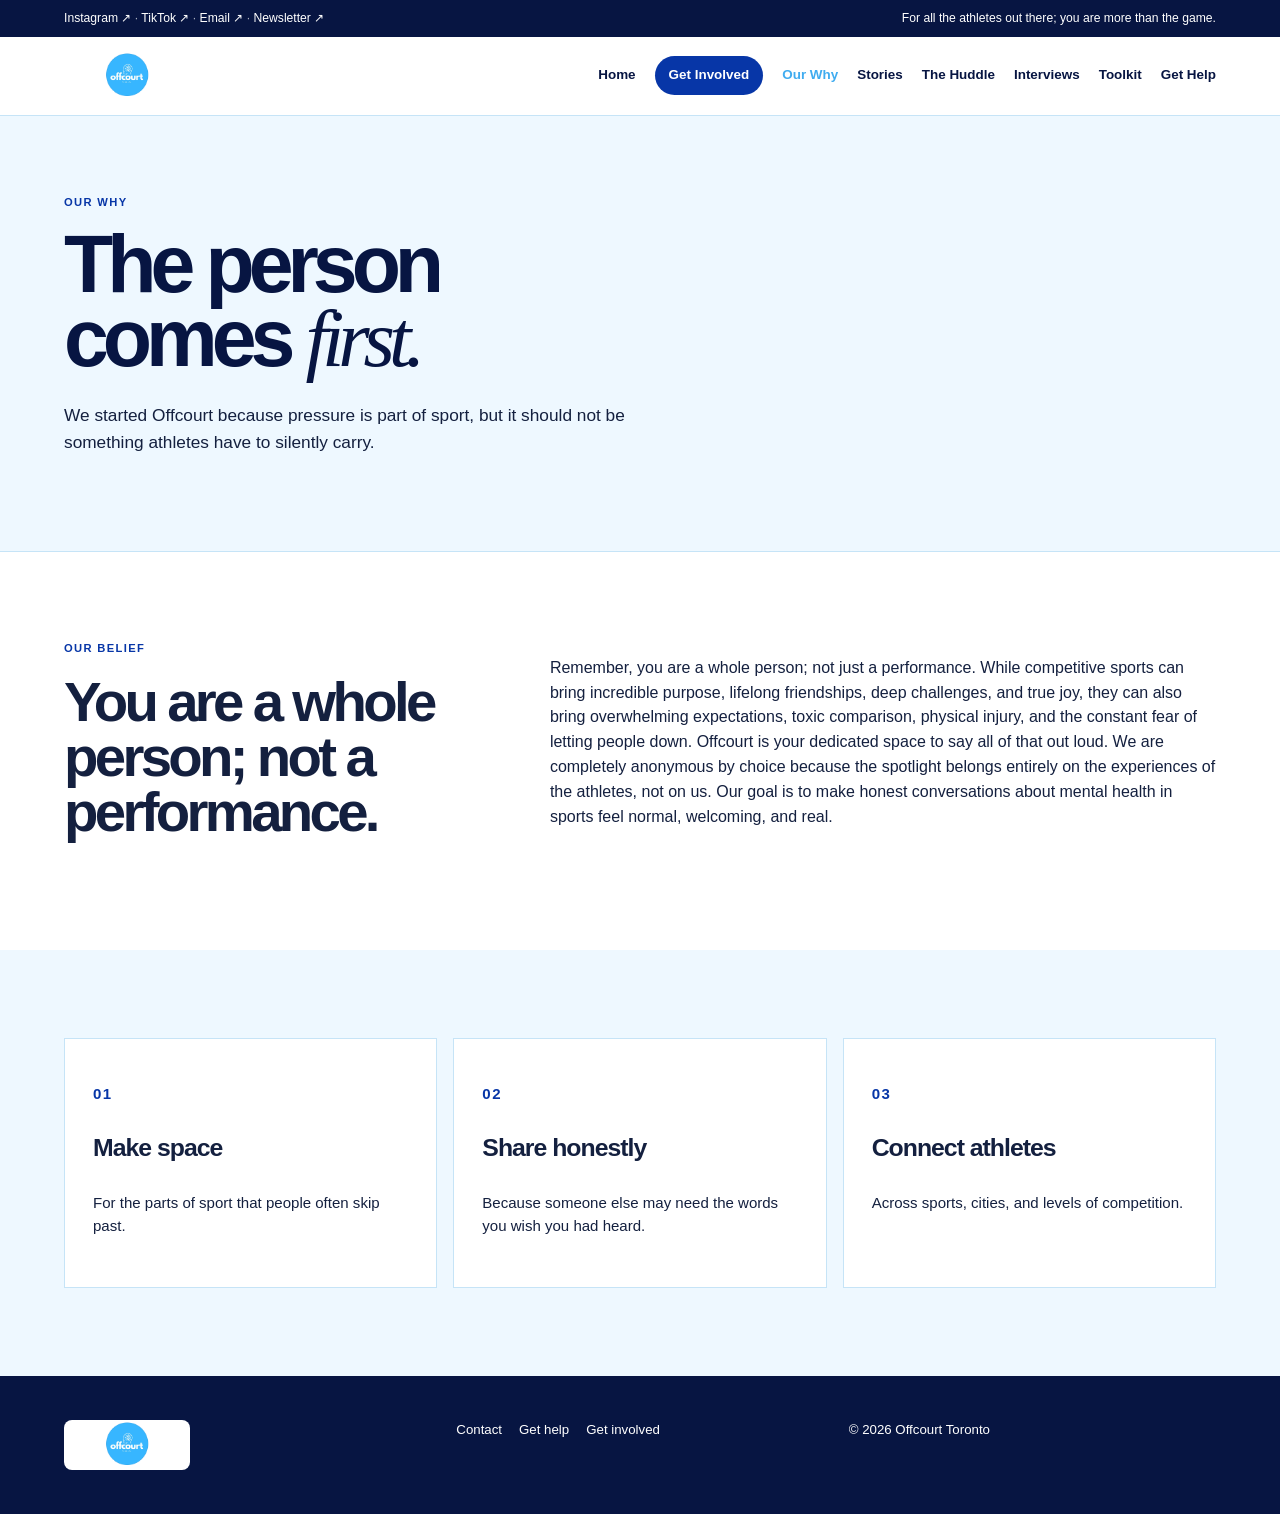
<file: our-why.html>
<!doctype html><html lang="en"><head><meta charset="utf-8"><meta name="viewport" content="width=device-width,initial-scale=1"><title>Our Why | Offcourt Toronto</title><link rel="stylesheet" href="site.css"></head><body><div class="topbar"><div><a href="https://www.instagram.com/offcourttoronto/">Instagram ↗</a><span> · </span><a href="contact.html">TikTok · Email</a></div><div>For athletes. Beyond the game.</div></div><header class="site-header"><a class="brand" href="index.html"><img src="offcourt-logo.png" alt="Offcourt Toronto"></a><button class="menu-button">Menu</button><nav class="site-nav"><a href="index.html">Home</a><a class="active" href="our-why.html">Our Why</a><a href="stories.html">Stories</a><a href="interviews.html">Interviews</a><a href="toolkit.html">Toolkit</a><a href="get-involved.html">Get Involved</a><a href="resources.html">Get Help</a></nav></header><main><section class="page-hero"><p class="kicker">Our why</p><h1>The person<br>comes <em>first.</em></h1><p>We started Offcourt because pressure is part of sport, but it should not be something athletes have to silently carry.</p></section><section class="section"><div class="split"><div><p class="kicker">Our belief</p><h2>You are a whole person; not a performance.</h2></div><div><p>Remember, you are a whole person; not just a performance. While competitive sports can bring incredible purpose, lifelong friendships, deep challenges, and true joy, they can also bring overwhelming expectations, toxic comparison, physical injury, and the constant fear of letting people down. Offcourt is your dedicated space to say all of that out loud. We are completely anonymous by choice because the spotlight belongs entirely on the experiences of the athletes, not on us. Our goal is to make honest conversations about mental health in sports feel normal, welcoming, and real.</p></div></div></section><section class="section section-ice"><div class="card-grid"><article class="card"><p class="tag">01</p><h3>Make space</h3><p>For the parts of sport that people often skip past.</p></article><article class="card"><p class="tag">02</p><h3>Share honestly</h3><p>Because someone else may need the words you wish you had heard.</p></article><article class="card"><p class="tag">03</p><h3>Connect athletes</h3><p>Across sports, cities, and levels of competition.</p></article></div></section></main><footer class="footer"><div><a class="brand" href="index.html"><img src="offcourt-logo.png" alt="Offcourt Toronto"></a></div><nav class="footer-nav"><a href="contact.html">Contact</a><a href="resources.html">Get help</a><a href="get-involved.html">Get involved</a></nav><p>© <span data-year></span> Offcourt Toronto</p></footer><script src="site.js?v=d7b9894"></script></body></html>
</file>
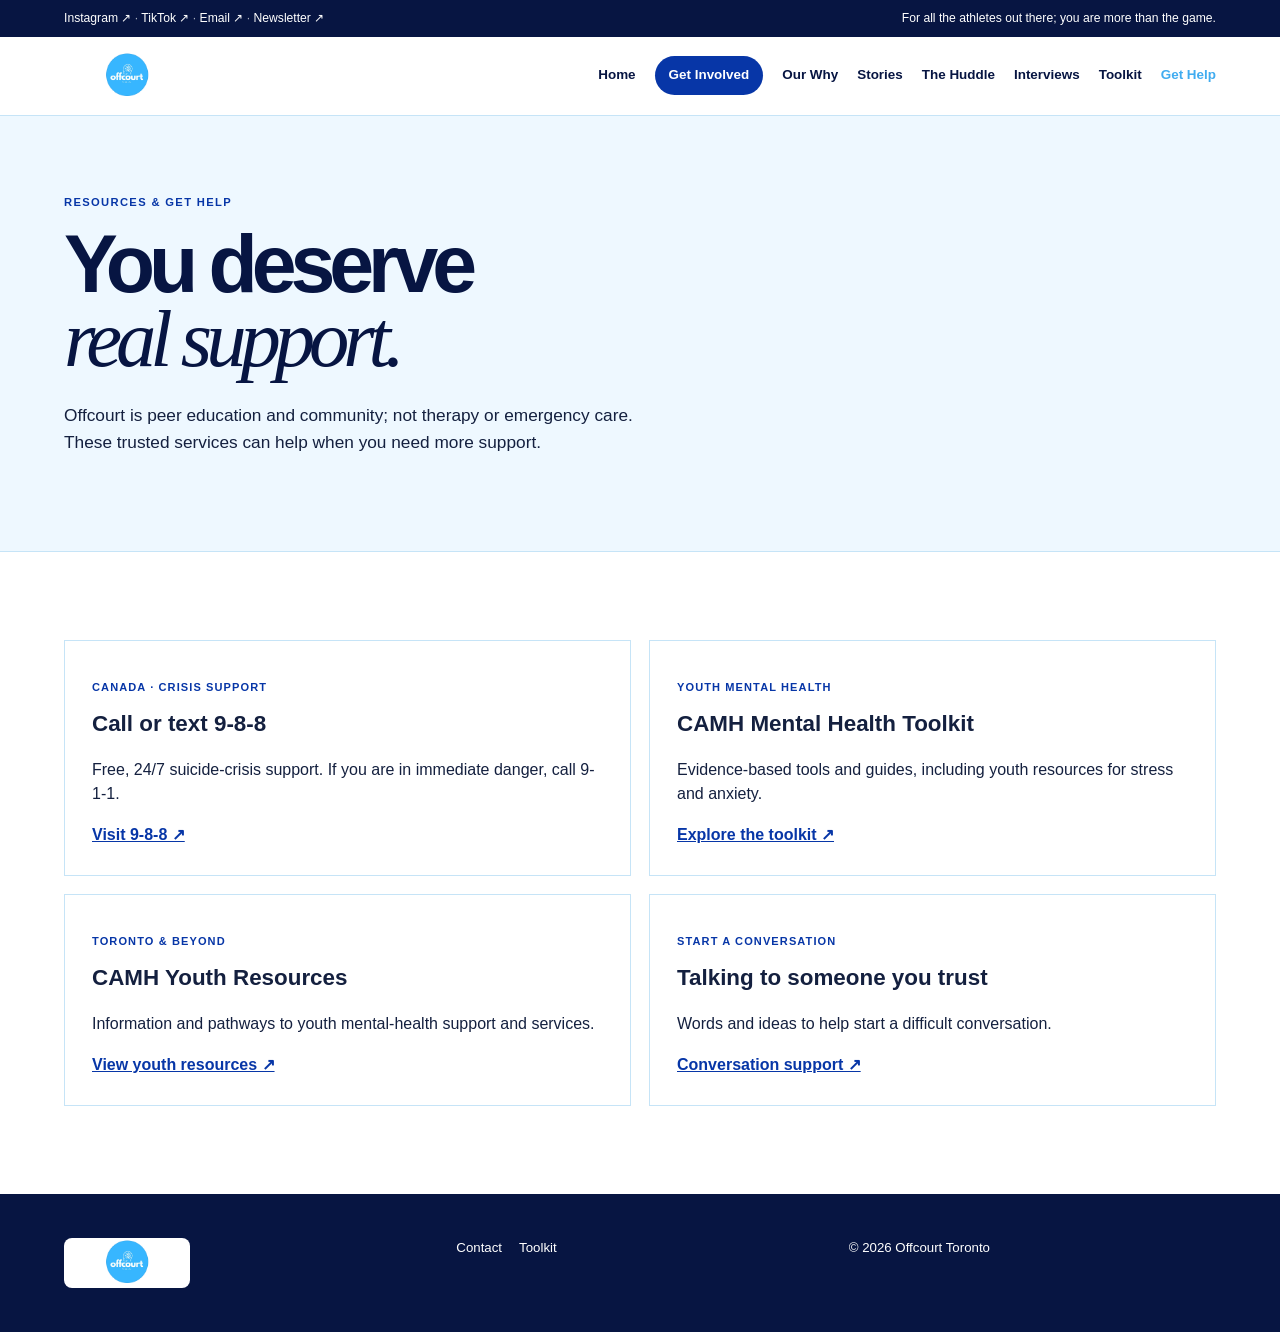
<file: resources.html>
<!doctype html><html lang="en"><head><meta charset="utf-8"><meta name="viewport" content="width=device-width,initial-scale=1"><title>Resources & Get Help | Offcourt Toronto</title><link rel="stylesheet" href="site.css"></head><body><div class="topbar"><div><a href="https://www.instagram.com/offcourttoronto/">Instagram ↗</a><span> · </span><a href="contact.html">TikTok · Email</a></div><div>For athletes. Beyond the game.</div></div><header class="site-header"><a class="brand" href="index.html"><img src="offcourt-logo.png" alt="Offcourt Toronto"></a><button class="menu-button">Menu</button><nav class="site-nav"><a href="index.html">Home</a><a href="our-why.html">Our Why</a><a href="stories.html">Stories</a><a href="interviews.html">Interviews</a><a href="toolkit.html">Toolkit</a><a href="get-involved.html">Get Involved</a><a class="active" href="resources.html">Get Help</a></nav></header><main><section class="page-hero"><p class="kicker">Resources & get help</p><h1>You deserve<br><em>real support.</em></h1><p>Offcourt is peer education and community; not therapy or emergency care. These trusted services can help when you need more support.</p></section><section class="section"><div class="resource-grid"><article class="resource-card"><p class="tag">Canada · Crisis support</p><h3>Call or text 9-8-8</h3><p>Free, 24/7 suicide-crisis support. If you are in immediate danger, call 9-1-1.</p><a href="https://988.ca/" target="_blank">Visit 9-8-8 ↗</a></article><article class="resource-card"><p class="tag">Youth mental health</p><h3>CAMH Mental Health Toolkit</h3><p>Evidence-based tools and guides, including youth resources for stress and anxiety.</p><a href="https://toolkit.camh.ca/" target="_blank">Explore the toolkit ↗</a></article><article class="resource-card"><p class="tag">Toronto & beyond</p><h3>CAMH Youth Resources</h3><p>Information and pathways to youth mental-health support and services.</p><a href="https://www.camh.ca/en/no-one-left-behind/help-and-resources/youth" target="_blank">View youth resources ↗</a></article><article class="resource-card"><p class="tag">Start a conversation</p><h3>Talking to someone you trust</h3><p>Words and ideas to help start a difficult conversation.</p><a href="https://988.ca/get-help/tell-someone" target="_blank">Conversation support ↗</a></article></div></section></main><footer class="footer"><div><a class="brand" href="index.html"><img src="offcourt-logo.png" alt="Offcourt Toronto"></a></div><nav class="footer-nav"><a href="contact.html">Contact</a><a href="toolkit.html">Toolkit</a></nav><p>© <span data-year></span> Offcourt Toronto</p></footer><script src="site.js?v=d7b9894"></script></body></html>
</file>
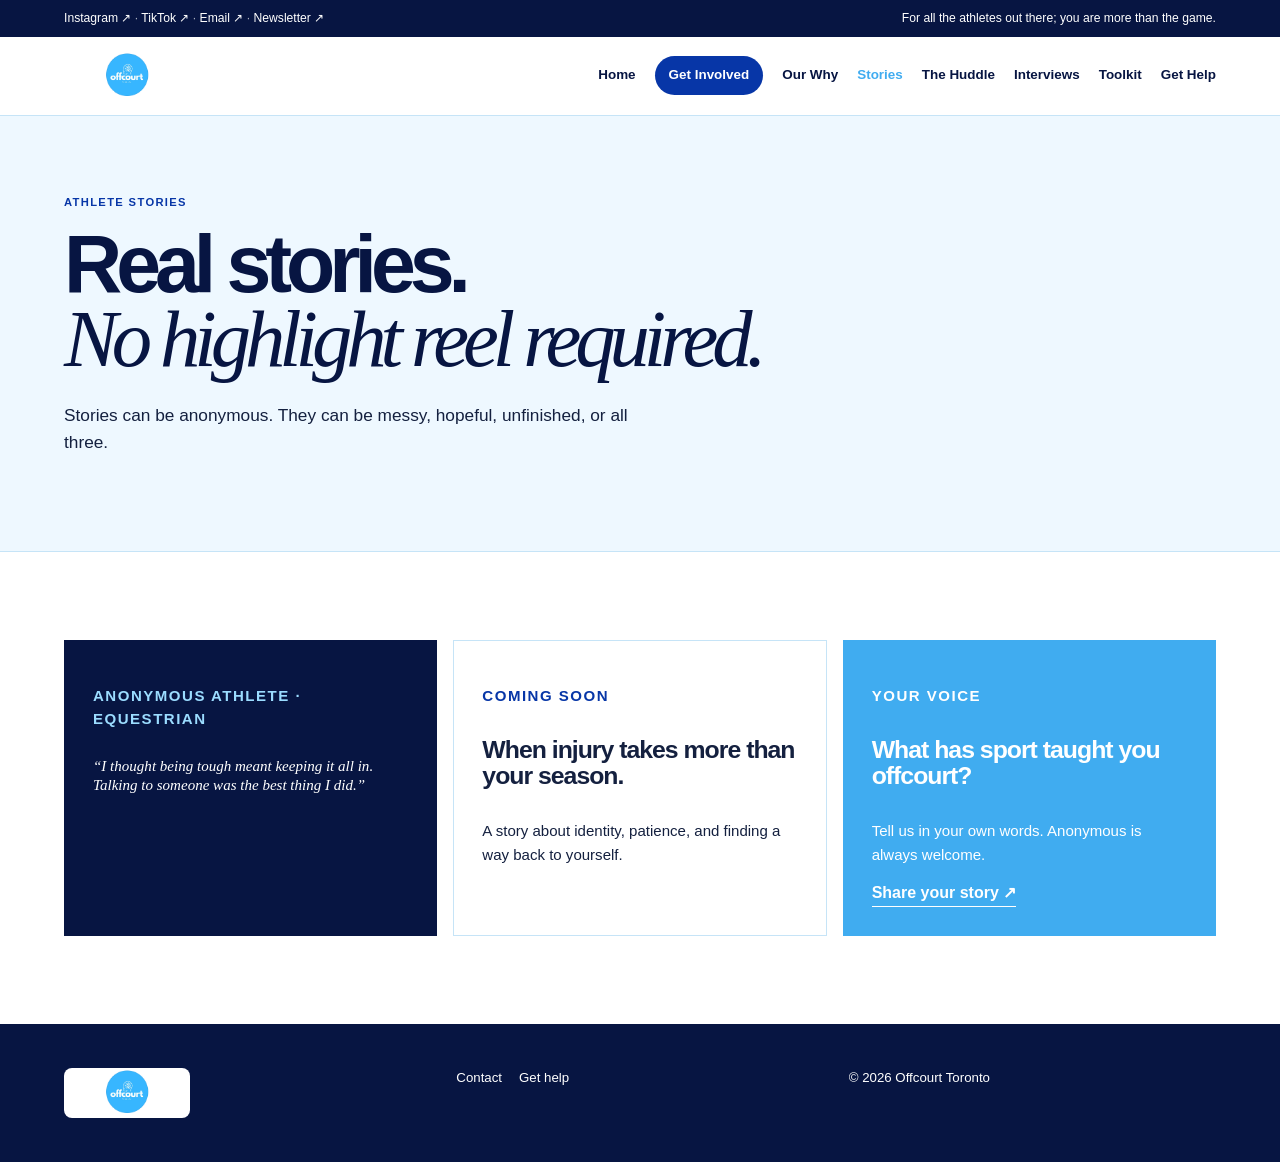
<file: stories.html>
<!doctype html><html lang="en"><head><meta charset="utf-8"><meta name="viewport" content="width=device-width,initial-scale=1"><title>Athlete Stories | Offcourt Toronto</title><link rel="stylesheet" href="site.css"></head><body><div class="topbar"><div><a href="https://www.instagram.com/offcourttoronto/">Instagram ↗</a><span> · </span><a href="contact.html">TikTok · Email</a></div><div>For athletes. Beyond the game.</div></div><header class="site-header"><a class="brand" href="index.html"><img src="offcourt-logo.png" alt="Offcourt Toronto"></a><button class="menu-button">Menu</button><nav class="site-nav"><a href="index.html">Home</a><a href="our-why.html">Our Why</a><a class="active" href="stories.html">Stories</a><a href="interviews.html">Interviews</a><a href="toolkit.html">Toolkit</a><a href="get-involved.html">Get Involved</a><a href="resources.html">Get Help</a></nav></header><main><section class="page-hero"><p class="kicker">Athlete stories</p><h1>Real stories.<br><em>No highlight reel required.</em></h1><p>Stories can be anonymous. They can be messy, hopeful, unfinished, or all three.</p></section><section class="section"><div class="story-grid"><article class="card dark"><p class="tag" style="color:#9bdcff">Anonymous athlete · Equestrian</p><p class="quote">“I thought being tough meant keeping it all in. Talking to someone was the best thing I did.”</p></article><article class="card"><p class="tag">Coming soon</p><h3>When injury takes more than your season.</h3><p>A story about identity, patience, and finding a way back to yourself.</p></article><article class="card blue"><p class="tag" style="color:#fff">Your voice</p><h3>What has sport taught you offcourt?</h3><p>Tell us in your own words. Anonymous is always welcome.</p><a href="https://docs.google.com/forms/d/e/1FAIpQLScgivwzZFhnE5-Y4H2HAb87qgZNB61qekBtcx5ONw9Zj-P9MA/viewform" target="_blank">Share your story ↗</a></article></div></section></main><footer class="footer"><div><a class="brand" href="index.html"><img src="offcourt-logo.png" alt="Offcourt Toronto"></a></div><nav class="footer-nav"><a href="contact.html">Contact</a><a href="resources.html">Get help</a></nav><p>© <span data-year></span> Offcourt Toronto</p></footer><script src="site.js?v=d7b9894"></script></body></html>
</file>
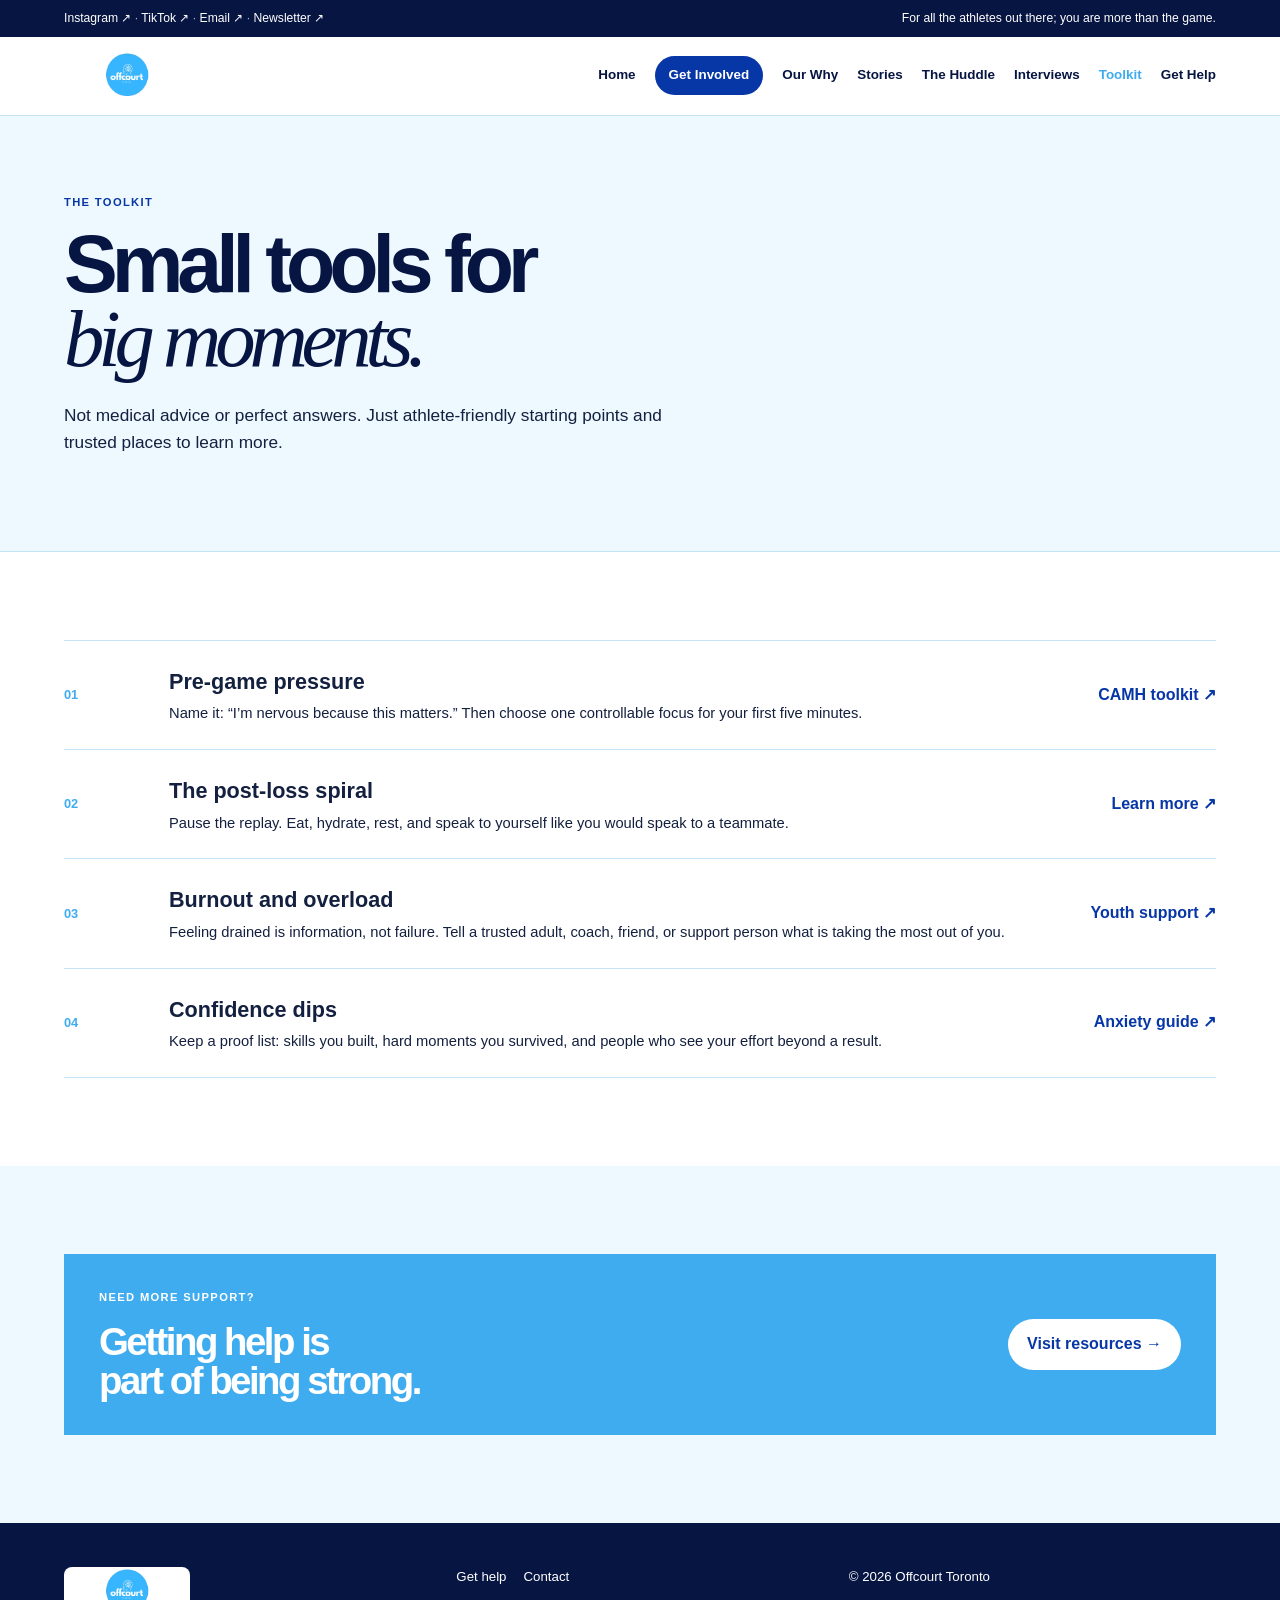
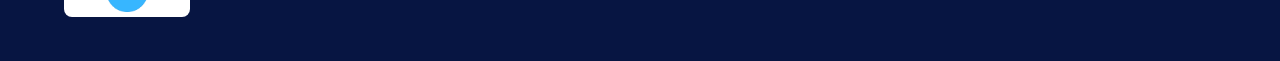
<file: toolkit.html>
<!doctype html><html lang="en"><head><meta charset="utf-8"><meta name="viewport" content="width=device-width,initial-scale=1"><title>Toolkit | Offcourt Toronto</title><link rel="stylesheet" href="site.css"></head><body><div class="topbar"><div><a href="https://www.instagram.com/offcourttoronto/">Instagram ↗</a><span> · </span><a href="contact.html">TikTok · Email</a></div><div>For athletes. Beyond the game.</div></div><header class="site-header"><a class="brand" href="index.html"><img src="offcourt-logo.png" alt="Offcourt Toronto"></a><button class="menu-button">Menu</button><nav class="site-nav"><a href="index.html">Home</a><a href="our-why.html">Our Why</a><a href="stories.html">Stories</a><a href="interviews.html">Interviews</a><a class="active" href="toolkit.html">Toolkit</a><a href="get-involved.html">Get Involved</a><a href="resources.html">Get Help</a></nav></header><main><section class="page-hero"><p class="kicker">The toolkit</p><h1>Small tools for<br><em>big moments.</em></h1><p>Not medical advice or perfect answers. Just athlete-friendly starting points and trusted places to learn more.</p></section><section class="section"><div class="article-list"><div class="article-row"><span class="number">01</span><div><h3>Pre-game pressure</h3><p>Name it: “I’m nervous because this matters.” Then choose one controllable focus for your first five minutes.</p></div><a class="text-link" href="https://toolkit.camh.ca/" target="_blank">CAMH toolkit ↗</a></div><div class="article-row"><span class="number">02</span><div><h3>The post-loss spiral</h3><p>Pause the replay. Eat, hydrate, rest, and speak to yourself like you would speak to a teammate.</p></div><a class="text-link" href="https://toolkit.camh.ca/" target="_blank">Learn more ↗</a></div><div class="article-row"><span class="number">03</span><div><h3>Burnout and overload</h3><p>Feeling drained is information, not failure. Tell a trusted adult, coach, friend, or support person what is taking the most out of you.</p></div><a class="text-link" href="https://www.camh.ca/en/no-one-left-behind/help-and-resources/youth" target="_blank">Youth support ↗</a></div><div class="article-row"><span class="number">04</span><div><h3>Confidence dips</h3><p>Keep a proof list: skills you built, hard moments you survived, and people who see your effort beyond a result.</p></div><a class="text-link" href="https://www.camh.ca/en/health-info/guides-and-publications/anxiety-disorders-an-information-guide" target="_blank">Anxiety guide ↗</a></div></div></section><section class="section section-ice"><div class="callout"><div><p class="kicker" style="color:#fff">Need more support?</p><h2>Getting help is<br>part of being strong.</h2></div><a class="form-link" href="resources.html">Visit resources →</a></div></section></main><footer class="footer"><div><a class="brand" href="index.html"><img src="offcourt-logo.png" alt="Offcourt Toronto"></a></div><nav class="footer-nav"><a href="resources.html">Get help</a><a href="contact.html">Contact</a></nav><p>© <span data-year></span> Offcourt Toronto</p></footer><script src="site.js?v=d7b9894"></script></body></html>
</file>
<file: site.css>
:root{--blue:#40acf0;--deep:#0736a7;--navy:#071542;--ice:#eef8ff;--white:#fff;--line:#c6e4f7;--text:#14203f}*{box-sizing:border-box}html{scroll-behavior:smooth}body{margin:0;color:var(--text);background:var(--white);font-family:Arial,Helvetica,sans-serif;line-height:1.55}.topbar{background:var(--navy);color:#fff;padding:9px 5%;display:flex;justify-content:space-between;gap:18px;font-size:.76rem}.topbar a{color:#fff;text-decoration:none}.topbar span{opacity:.65}.site-header{padding:14px 5%;display:flex;align-items:center;justify-content:space-between;border-bottom:1px solid var(--line);background:#fff;position:sticky;top:0;z-index:5}.brand img{display:block;width:126px;height:50px;object-fit:contain}.site-nav{display:flex;align-items:center;gap:19px}.site-nav a{font-weight:700;font-size:.84rem;color:var(--navy);text-decoration:none}.site-nav a:hover,.site-nav a.active{color:var(--blue)}.nav-button,.button{display:inline-flex;align-items:center;gap:9px;background:var(--deep);color:#fff;text-decoration:none;border-radius:99px;padding:12px 18px;border:0;font-weight:700;font-size:.87rem;cursor:pointer}.nav-button{padding:9px 15px}.menu-button{display:none;background:none;border:0;color:var(--navy);font-weight:bold}.hero{min-height:605px;display:grid;grid-template-columns:1.05fr .95fr}.hero-copy{padding:105px max(5%,calc((100vw - 1180px)/2)) 85px max(5%,calc((100vw - 1180px)/2));background:linear-gradient(130deg,#fff 45%,var(--ice))}.kicker{letter-spacing:.12em;text-transform:uppercase;color:var(--deep);font-size:.7rem;font-weight:800;margin:0 0 17px}.hero h1,.page-hero h1{font-size:clamp(3.15rem,6.3vw,6.2rem);letter-spacing:-.075em;line-height:.91;margin:0 0 27px;color:var(--navy)}.hero h1 em,.page-hero h1 em{font-family:Georgia,serif;font-weight:400}.lead{max-width:520px;font-size:1.08rem}.hero-art{position:relative;overflow:hidden;background:var(--blue);color:#fff;min-height:390px}.hero-art:before,.hero-art:after{content:"";position:absolute;border:1px solid rgba(255,255,255,.8);border-radius:50%}.hero-art:before{width:610px;height:610px;right:-260px;top:-255px}.hero-art:after{width:520px;height:520px;left:-275px;bottom:-315px}.hero-art .word{font-size:clamp(5rem,11vw,11rem);font-weight:900;letter-spacing:-.12em;line-height:.72;position:absolute;left:10%;bottom:14%;z-index:1;opacity:.26}.hero-art .note{font:italic 1.45rem Georgia,serif;position:absolute;right:13%;top:19%;z-index:1;line-height:1.1}.section{padding:88px max(5%,calc((100vw - 1180px)/2))}.section-ice{background:var(--ice)}.section-navy{background:var(--navy);color:#fff}.section h2{font-size:clamp(2.2rem,4.4vw,4.3rem);letter-spacing:-.065em;line-height:.98;margin:0 0 22px}.section h2 em{font-family:Georgia,serif;font-weight:400}.split{display:grid;grid-template-columns:.78fr 1.22fr;gap:60px}.story-grid,.card-grid{display:grid;grid-template-columns:repeat(3,1fr);gap:16px}.card{border:1px solid var(--line);padding:28px;min-height:250px;background:#fff;display:flex;flex-direction:column}.card.blue{background:var(--blue);border-color:var(--blue);color:#fff}.card.dark{background:var(--navy);border-color:var(--navy);color:#fff}.card h3{font-size:1.55rem;line-height:1.05;letter-spacing:-.04em;margin:15px 0}.card p{font-size:.94rem}.card a{margin-top:auto;color:inherit;font-weight:700;text-decoration:none;border-bottom:1px solid currentColor;width:max-content}.quote{font:italic 1.65rem/1.2 Georgia,serif;margin:12px 0}.page-hero{padding:78px max(5%,calc((100vw - 1180px)/2));background:var(--ice);border-bottom:1px solid var(--line)}.page-hero p:not(.kicker){max-width:600px;font-size:1.08rem}.article-list{display:grid;gap:0;border-top:1px solid var(--line)}.article-row{display:grid;grid-template-columns:80px 1fr auto;gap:25px;align-items:center;padding:24px 0;border-bottom:1px solid var(--line)}.article-row .number{color:var(--blue);font-size:.8rem;font-weight:800}.article-row h3{font-size:1.35rem;margin:0 0 4px}.article-row p{margin:0;font-size:.92rem}.text-link{color:var(--deep);font-weight:800;text-decoration:none}.resource-grid{display:grid;grid-template-columns:repeat(2,1fr);gap:18px}.resource-card{padding:27px;border:1px solid var(--line);background:#fff}.resource-card h3{margin:7px 0;font-size:1.4rem}.resource-card a{color:var(--deep);font-weight:800}.callout{background:var(--blue);padding:35px;color:#fff;display:flex;justify-content:space-between;align-items:center;gap:30px}.callout h2{font-size:clamp(2rem,3vw,3.3rem);margin:0;line-height:1}.callout .button{background:#fff;color:var(--deep);white-space:nowrap}.form-link{display:inline-flex;align-items:center;gap:11px;border-radius:99px;background:#fff;color:var(--deep);font-weight:800;text-decoration:none;padding:13px 19px}.contact-grid{display:grid;grid-template-columns:repeat(3,1fr);gap:15px}.contact-card{padding:30px;background:#fff;border:1px solid var(--line)}.contact-card h3{margin:4px 0 7px;font-size:1.4rem}.contact-card a{color:var(--deep);font-weight:800}.notice{font-size:.86rem;color:#516079}.footer{padding:44px 5%;background:var(--navy);color:#fff;display:grid;grid-template-columns:1fr 1fr 1fr;gap:25px}.footer .brand img{background:#fff;border-radius:8px}.footer a{color:#fff}.footer p{font-size:.83rem;margin:0}.footer-nav{display:flex;flex-wrap:wrap;gap:10px 17px}.footer-nav a{font-size:.83rem;text-decoration:none}.logo-line{display:flex;gap:12px;align-items:center}.tag{font-size:.69rem;font-weight:800;text-transform:uppercase;letter-spacing:.1em;color:var(--deep)}@media(max-width:900px){.site-nav{display:none;position:absolute;left:0;right:0;top:77px;background:#fff;padding:20px 5%;border-bottom:1px solid var(--line);flex-direction:column;align-items:flex-start}.site-nav.open{display:flex}.menu-button{display:block}.hero{grid-template-columns:1fr}.hero-copy{padding:80px 6%}.hero-art{min-height:350px}.split{grid-template-columns:1fr;gap:30px}.story-grid,.card-grid{grid-template-columns:1fr}.resource-grid,.contact-grid{grid-template-columns:1fr}.article-row{grid-template-columns:42px 1fr}.article-row .text-link{grid-column:2}.footer{grid-template-columns:1fr}.topbar{font-size:.68rem}.topbar span{display:none}.callout{align-items:flex-start;flex-direction:column}}
</file>
